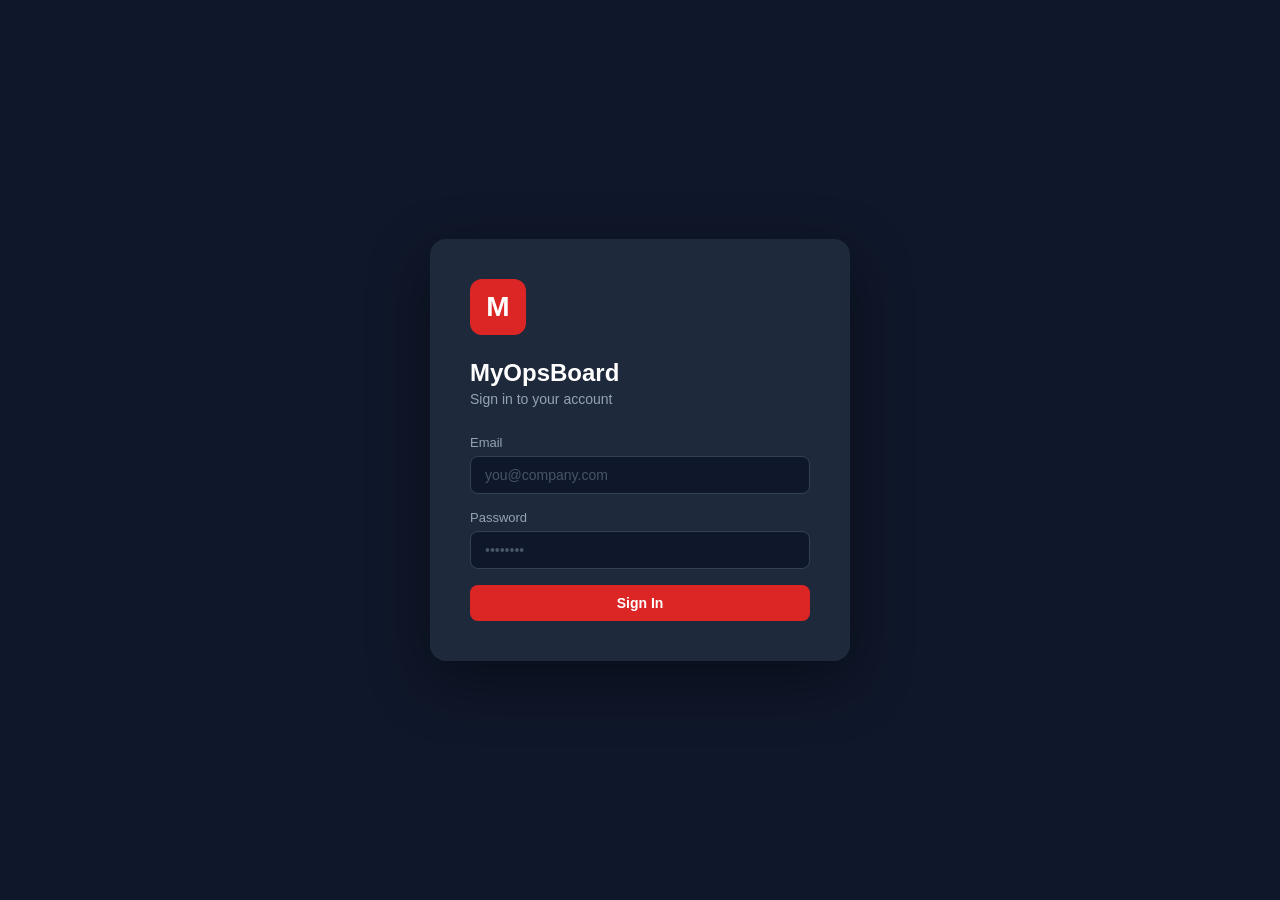
<file: wwwroot/index.html>
<!DOCTYPE html>
<html lang="en">
<head>
    <meta charset="UTF-8">
    <meta name="viewport" content="width=device-width, initial-scale=1.0">
    <title>MyOpsBoard</title>
    <link rel="stylesheet" href="styles.css">
</head>
<body>

    <!-- LOGIN SCREEN -->
    <div id="loginScreen" class="auth-screen">
        <div class="auth-card">
            <div class="auth-logo">M</div>
            <h1>MyOpsBoard</h1>
            <p class="auth-subtitle">Sign in to your account</p>
            <div id="loginError" class="auth-error hidden"></div>
            <div class="form-group"><label>Email</label><input type="email" id="loginEmail" placeholder="you@company.com" /></div>
            <div class="form-group"><label>Password</label><input type="password" id="loginPassword" placeholder="••••••••" onkeydown="if(event.key==='Enter') doLogin()" /></div>
            <button class="btn-primary btn-full" onclick="doLogin()">Sign In</button>
        </div>
    </div>

    <!-- SETUP WIZARD -->
    <div id="setupScreen" class="auth-screen hidden">
        <div class="auth-card setup-card">
            <div class="auth-logo">M</div>
            <h1>Welcome to MyOpsBoard</h1>
            <p class="auth-subtitle">Let's get your account set up</p>
            <div id="setupError" class="auth-error hidden"></div>
            <div id="setupStep1">
                <h3 class="step-title">Step 1: Your Company & Account</h3>
                <div class="form-group"><label>Company Name</label><input type="text" id="setupCompanyName" placeholder="Your Company Name" /></div>
                <div class="form-group"><label>Your Name</label><input type="text" id="setupFullName" placeholder="John Smith" /></div>
                <div class="form-group"><label>Email</label><input type="email" id="setupEmail" placeholder="you@company.com" /></div>
                <div class="form-group"><label>Password</label><input type="password" id="setupPassword" placeholder="At least 8 characters" /></div>
                <button class="btn-primary btn-full" onclick="goToSetupStep2()">Next: ServiceTitan Setup →</button>
            </div>
            <div id="setupStep2" class="hidden">
                <h3 class="step-title">Step 2: Connect ServiceTitan</h3>
                <p class="step-desc">Enter your ServiceTitan API credentials.</p>
                <div class="form-group"><label>Tenant ID</label><input type="text" id="setupTenantId" placeholder="e.g. 4146821403" /></div>
                <div class="form-group"><label>Client ID</label><input type="text" id="setupClientId" placeholder="e.g. cid.xxxx" /></div>
                <div class="form-group"><label>Client Secret</label><input type="password" id="setupClientSecret" placeholder="e.g. cs3.xxxx" /></div>
                <div class="form-group"><label>Application Key</label><input type="text" id="setupAppKey" placeholder="e.g. ak1.xxxx" /></div>
                <div class="setup-buttons">
                    <button class="btn-secondary" onclick="goToSetupStep1()">← Back</button>
                    <button class="btn-primary" onclick="completeSetup()">Complete Setup</button>
                </div>
                <p class="skip-link" onclick="skipServiceTitan()">Skip for now — I'll add this later</p>
            </div>
        </div>
    </div>

    <!-- MAIN APP -->
    <div id="mainApp" class="hidden">

        <!-- Mobile hamburger -->
        <div class="mobile-header">
            <button class="hamburger" onclick="toggleSidebar()">☰</button>
            <span>MyOpsBoard</span>
        </div>
        <div class="sidebar-overlay" onclick="toggleSidebar()"></div>

        <div class="layout">
            <div class="sidebar">
                <div class="sidebar-brand">
                    <div class="brand-icon">M</div>
                    <span id="sidebarCompanyName">MOB</span>
                </div>

                <nav class="sidebar-nav">
                    <a href="#" class="nav-link active" onclick="showView('dashboardPage', this)"><span class="nav-icon">◉</span> Dashboard</a>
                    <a href="#" class="nav-link" onclick="showView('boardView', this)"><span class="nav-icon">▦</span> WO Board<span class="nav-badge" id="navBadgeWo" style="display:none;"></span></a>
                    <a href="#" class="nav-link" onclick="showView('todoView', this)"><span class="nav-icon">☑</span> To-Do</a>
                    <a href="#" class="nav-link" onclick="showView('customersView', this)"><span class="nav-icon">◎</span> Customers</a>
                    <a href="#" class="nav-link" onclick="showView('subsView', this)"><span class="nav-icon">◆</span> Subcontractors</a>
                    <a href="#" class="nav-link" onclick="showView('equipmentView', this)"><span class="nav-icon">▣</span> Equipment</a>
                    <a href="#" class="nav-link" onclick="showView('warrantyView', this)"><span class="nav-icon">⛨</span> Warranty</a>
                    <a href="#" class="nav-link" onclick="showView('pmView', this)"><span class="nav-icon">⏱</span> PM Tracker<span class="nav-badge nav-badge-amber" id="navBadgePm" style="display:none;"></span></a>
                    <a href="#" class="nav-link" onclick="showView('estimatesView', this)"><span class="nav-icon">📋</span> Estimates</a>
                    <a href="#" class="nav-link" onclick="showView('alertsView', this)"><span class="nav-icon">🔔</span> AR Alerts<span class="nav-badge nav-badge-red" id="navBadgeAlerts" style="display:none;"></span></a>
                    <a href="#" class="nav-link" onclick="showView('apView', this)"><span class="nav-icon">◈</span> AP</a>
                    <a href="#" class="nav-link" onclick="showView('pricingView', this)"><span class="nav-icon">$</span> Pricing</a>
                    <a href="#" class="nav-link" onclick="showView('adminView', this)"><span class="nav-icon">⚙</span> Settings</a>
                </nav>

                <!-- Theme dots -->
                <div class="sidebar-theme">
                    <div class="theme-dot" data-theme="red" style="background:#dc2626;" title="Red"></div>
                    <div class="theme-dot" data-theme="blue" style="background:#2563eb;" title="Blue"></div>
                    <div class="theme-dot" data-theme="green" style="background:#16a34a;" title="Green"></div>
                    <div class="theme-dot" data-theme="purple" style="background:#9333ea;" title="Purple"></div>
                    <div class="theme-dot" data-theme="orange" style="background:#ea580c;" title="Orange"></div>
                    <div class="theme-dot" data-theme="teal" style="background:#0d9488;" title="Teal"></div>
                    <div class="theme-dot" data-theme="pink" style="background:#db2777;" title="Pink"></div>
                    <div class="theme-dot" data-theme="amber" style="background:#d97706;" title="Amber"></div>
                </div>

                <div class="sidebar-footer">
                    <div class="user-info"><span id="sidebarUserName">User</span></div>
                    <button class="btn-logout" onclick="doLogout()">Sign Out</button>
                </div>
            </div>

            <div class="content">

                <!-- Global Search -->
                <div class="global-search-wrap">
                    <div class="global-search-box">
                        <span class="search-icon">⌕</span>
                        <input type="text" id="globalSearchInput" placeholder="Search customers, jobs, equipment, vendors..." autocomplete="off" oninput="onGlobalSearch()" onkeydown="onSearchKeydown(event)" onfocus="onSearchFocus()" />
                        <span id="searchShortcut" class="search-shortcut">Ctrl+K</span>
                    </div>
                    <div id="searchResults" class="search-results hidden"></div>
                </div>

                <!-- ═══════════════════════════════════════════════════ -->
                <!-- DASHBOARD                                         -->
                <!-- ═══════════════════════════════════════════════════ -->
                <div id="dashboardPage">
                    <div class="page-header">
                        <h1>Dashboard</h1>
                        <button id="hardRefreshBtn" class="btn-refresh" onclick="hardRefresh()">↻ Sync Data</button>
                    </div>

                    <!-- KPI Strip (5 cards: AR, AP, Net Position, Month Revenue, Forecasted) -->
                    <div class="kpi-strip kpi-strip-5">
                        <div class="kpi-card kpi-blue">
                            <div class="kpi-label">Total AR</div>
                            <div class="kpi-value" id="totalAR">$0</div>
                            <div class="kpi-sub" id="kpiArSub">—</div>
                        </div>
                        <div class="kpi-card kpi-slate">
                            <div class="kpi-label">Total AP</div>
                            <div class="kpi-value" id="totalAP">$0</div>
                            <div class="kpi-sub" id="kpiApSub">—</div>
                        </div>
                        <div class="kpi-card kpi-green">
                            <div class="kpi-label">Net Position</div>
                            <div class="kpi-value" id="netPosition">$0</div>
                            <div class="kpi-sub" id="kpiNetSub">—</div>
                        </div>
                        <div class="kpi-card kpi-teal">
                            <div class="kpi-label">Month Revenue</div>
                            <div class="kpi-value" id="kpiMonthRevenue">$0</div>
                            <div class="kpi-sub" id="kpiRevSub">—</div>
                        </div>
                        <div class="kpi-card kpi-indigo">
                            <div class="kpi-label">Forecasted Revenue</div>
                            <div class="kpi-value" id="kpiForecast">$0</div>
                            <div class="kpi-forecast-bar-wrap">
                                <div class="kpi-forecast-bar" id="kpiForecastBar"></div>
                            </div>
                            <div class="kpi-sub" id="kpiForecastSub">—</div>
                        </div>
                    </div>

                    <!-- Schedule Panel (full-width, tabbed) -->
                    <div class="panel dash-panel" id="panel-schedule" style="margin-bottom:16px;">
                        <div class="dash-panel-header">
                            <div class="sched-tabs">
                                <button class="sched-tab active" id="schedTabToday" onclick="switchSchedTab('today')">Today <span class="sched-tab-count" id="schedTabTodayCount">0</span></button>
                                <button class="sched-tab" id="schedTabTomorrow" onclick="switchSchedTab('tomorrow')">Tomorrow <span class="sched-tab-count" id="schedTabTomorrowCount">0</span></button>
                                <button class="sched-tab" id="schedTabDayAfter" onclick="switchSchedTab('dayafter')">— <span class="sched-tab-count" id="schedTabDayAfterCount">0</span></button>
                            </div>
                        </div>
                        <div id="schedBody">
                            <table class="data-table">
                                <thead><tr><th>Technician</th><th>Job #</th><th>Customer</th><th>Service Location</th><th>Time</th></tr></thead>
                                <tbody id="schedTableBody"></tbody>
                            </table>
                        </div>
                    </div>

                    <!-- Ops KPI row: Open WOs / Need to Schedule / Overdue PMs -->
                    <div class="ops-kpi-row" style="margin-bottom:16px;">
                        <div class="kpi-card kpi-red kpi-clickable" onclick="openOpsDrilldown(0)" title="Click to see all open WOs">
                            <div class="kpi-label">Open WOs</div>
                            <div class="kpi-value" id="kpiOpenWo">0</div>
                            <div class="kpi-sub" id="kpiWoSub">—</div>
                        </div>
                        <div class="kpi-card kpi-amber kpi-clickable" onclick="openOpsDrilldown(1)" title="Click to see unscheduled jobs">
                            <div class="kpi-label">Need to Schedule</div>
                            <div class="kpi-value" id="kpiNeedSchedule">0</div>
                            <div class="kpi-sub" id="kpiSchedSub">unbooked jobs</div>
                        </div>
                        <div class="kpi-card kpi-purple kpi-clickable" onclick="openOpsDrilldown(2)" title="Click to see overdue PM customers">
                            <div class="kpi-label">Overdue PMs</div>
                            <div class="kpi-value" id="kpiOverduePm">0</div>
                            <div class="kpi-sub" id="kpiPmSub">180+ days</div>
                        </div>

                    </div>

                    <!-- Main 3-col grid -->
                    <div class="dash-main-grid">

                        <!-- Active Work Orders -->
                        <div class="panel dash-panel">
                            <div class="dash-panel-header" style="cursor:pointer;" onclick="togglePanel('woPanel', 'woChevron')">
                                <h2>Active Work Orders <span class="panel-count" id="woCount">0</span></h2>
                                <div style="display:flex;gap:8px;align-items:center;">
                                    <select id="woStatusFilter" class="dash-select" onchange="filterWoTable()" onclick="event.stopPropagation()">
                                        <option value="">All Statuses</option>
                                        <option value="inprogress">InProgress</option>
                                        <option value="scheduled">Scheduled</option>
                                        <option value="hold">Hold</option>
                                    </select>
                                    <a class="dash-link" onclick="event.stopPropagation();showView('boardView', document.querySelector('.nav-link[onclick*=boardView]'))">Board →</a>
                                    <span class="panel-chevron" id="woChevron">▾</span>
                                </div>
                            </div>
                            <div id="woPanel">
                            <table class="data-table" id="dashWoTable">
                                <thead><tr><th>Customer</th><th class="text-right">WOs</th><th class="text-right">Amount</th><th class="text-right">Oldest</th></tr></thead>
                                <tbody id="openWoBody"></tbody>
                            </table>
                            </div>
                        </div>

                        <!-- CENTER: AR Aging + AP -->
                        <div style="display:flex;flex-direction:column;gap:16px;">

                            <!-- AR Aging Panel -->
                            <div class="panel dash-panel">
                                <div class="dash-panel-header" style="cursor:pointer;" onclick="togglePanel('arPanel', 'arChevron')">
                                    <h2>AR Aging</h2>
                                    <div style="display:flex;gap:12px;align-items:center;">
                                        <span id="arAlertBadge" style="display:none; background:#ef4444; color:white; font-size:11px; font-weight:700; padding:2px 8px; border-radius:10px; cursor:pointer;" onclick="event.stopPropagation(); showView('alertsView', document.querySelector('.nav-link[onclick*=alertsView]'))"></span>
                                        <span class="panel-total-label" id="arAgingTotal">$0 outstanding</span>
                                        <span class="panel-chevron" id="arChevron">▾</span>
                                    </div>
                                </div>
                                <div class="ar-aging-bars" id="arAgingBars">
                                    <div class="aging-row"><span class="aging-label">0–30d</span><div class="aging-track"><div class="aging-fill aging-green" id="agingBar0" style="width:0%"></div></div><span class="aging-amount" id="agingAmt0">$0</span></div>
                                    <div class="aging-row"><span class="aging-label">31–60d</span><div class="aging-track"><div class="aging-fill aging-amber" id="agingBar1" style="width:0%"></div></div><span class="aging-amount" id="agingAmt1">$0</span></div>
                                    <div class="aging-row"><span class="aging-label">61–90d</span><div class="aging-track"><div class="aging-fill aging-orange" id="agingBar2" style="width:0%"></div></div><span class="aging-amount" id="agingAmt2">$0</span></div>
                                    <div class="aging-row"><span class="aging-label">90+d</span><div class="aging-track"><div class="aging-fill aging-red" id="agingBar3" style="width:0%"></div></div><span class="aging-amount aging-red-text" id="agingAmt3">$0</span></div>
                                </div>
                                <div id="arPanel">
                                <table class="data-table" id="dashArTable">
                                    <thead><tr><th>Customer</th><th class="text-right">Amount Owed</th></tr></thead>
                                    <tbody id="arTableBody"></tbody>
                                </table>
                                </div>
                            </div>

                            <!-- AP Panel -->
                            <div class="panel dash-panel">
                                <div class="dash-panel-header" style="cursor:pointer;" onclick="togglePanel('apPanel', 'apChevron')">
                                    <h2>Accounts Payable</h2>
                                    <div style="display:flex;gap:12px;align-items:center;">
                                        <a class="dash-link" onclick="event.stopPropagation();showView('apView', document.querySelector('.nav-link[onclick*=apView]'))">View All →</a>
                                        <span class="panel-chevron" id="apChevron">▾</span>
                                    </div>
                                </div>
                                <div id="apPanel">
                                <table class="data-table" id="dashApTable">
                                    <thead><tr><th>Vendor</th><th class="text-right">Total Owed</th><th>Next Due</th></tr></thead>
                                    <tbody id="apTableBody2"></tbody>
                                </table>
                                </div>
                            </div>
                        </div>

                        <!-- RIGHT: WO Board Status + Overdue PMs -->
                        <div style="display:flex;flex-direction:column;gap:16px;">

                            <!-- WO Board Column Status -->
                            <div class="panel dash-panel">
                                <div class="dash-panel-header">
                                    <h2>WO Board Status</h2>
                                    <a class="dash-link" onclick="showView('boardView', document.querySelector('.nav-link[onclick*=boardView]'))">Open →</a>
                                </div>
                                <div class="board-col-list" id="boardColList"></div>
                            </div>

                            <!-- Overdue PMs -->
                            <div class="panel dash-panel">
                                <div class="dash-panel-header">
                                    <h2>Overdue PMs <span class="panel-count" id="pmCount">0</span></h2>
                                    <a class="dash-link" onclick="showView('pmView', document.querySelector('.nav-link[onclick*=pmView]'))">PM Tracker →</a>
                                </div>
                                <div class="pm-alert-list" id="pmAlertList"></div>
                            </div>

                        </div>
                    </div>
                </div>

                <!-- ═══════════════════════════════════════════════════ -->
                <!-- WO BOARD (Kanban)                                 -->
                <!-- ═══════════════════════════════════════════════════ -->
                <div id="boardView" style="display:none;">
                    <div class="page-header">
                        <h1>Work Order Board</h1>
                        <div>
                            <button class="btn-secondary" onclick="showAddCardForm()">+ Add Work Order</button>
                            <button class="btn-secondary" onclick="showAddColumnForm()">+ Add Column</button>
                        </div>
                    </div>

                    <!-- Add Card Form (hidden by default) -->
                    <div id="addCardForm" class="card hidden" style="background:#1e293b; margin-bottom:15px;">
                        <h3 style="margin-bottom:10px;">Add Card</h3>
                        <div style="display:flex; gap:10px; flex-wrap:wrap; align-items:flex-end;">
                            <div class="form-group" style="flex:1; min-width:120px; margin-bottom:0;"><label>Job #</label><input type="text" id="boardJobNumber" placeholder="Job number" /></div>
                            <div class="form-group" style="flex:1; min-width:140px; margin-bottom:0;"><label>Column</label><select id="boardColumnSelect"></select></div>
                            <div class="form-group" style="flex:2; min-width:200px; margin-bottom:0;"><label>Note (optional)</label><input type="text" id="boardInitialNote" placeholder="Initial note..." /></div>
                            <button class="btn-primary" style="height:40px;" onclick="addBoardCard()">Add</button>
                        </div>
                    </div>

                    <!-- Add Column Form (hidden by default) -->
                    <div id="addColumnForm" class="card hidden" style="background:#1e293b; margin-bottom:16px;">
    <h3 style="margin-bottom:10px; color:#e2e8f0; font-size:15px; font-weight:600;">Add New Column</h3>
    <div style="display:flex; gap:10px; align-items:flex-end; flex-wrap:wrap;">
        <div class="form-group" style="flex:1; min-width:200px; margin-bottom:0;"><label>Column Name</label><input type="text" id="boardNewColName" placeholder="e.g. Custom Status" /></div>
        <div class="form-group" style="margin-bottom:0;"><label>Color</label><input type="color" id="boardNewColColor" value="#334155" style="height:40px; width:60px; padding:2px;" /></div>
        <div class="form-group" style="min-width:220px; margin-bottom:0;">
            <label>Tie to Hold Reason (optional)</label>
            <select id="boardNewColHoldReason">
                <option value="">None — custom column</option>
            </select>
        </div>
        <button class="btn-primary" style="height:40px;" onclick="addBoardColumn()">Add</button>
        <button class="btn-secondary" style="height:40px;" onclick="hideAddColumnForm()">Cancel</button>
    </div>
</div>

                    <div id="kanbanBoard" class="kanban-board"></div>
                </div>

                <!-- ═══════════════════════════════════════════════════ -->
                <!-- TO-DO LIST                                        -->
                <!-- ═══════════════════════════════════════════════════ -->
                <div id="todoView" style="display:none;">
                    <div class="page-header"><h1>To-Do List</h1></div>
                    <div class="card" style="background:#1e293b; margin-bottom:20px;">
                        <div style="display:flex; gap:10px; flex-wrap:wrap; align-items:flex-end;">
                            <div class="form-group" style="flex:1; min-width:200px; margin-bottom:0;"><label>Title</label><input type="text" id="todoTitle" placeholder="Task title" /></div>
                            <div class="form-group" style="flex:2; min-width:250px; margin-bottom:0;"><label>Description</label><input type="text" id="todoDesc" placeholder="Optional description" /></div>
                            <button class="btn-primary" style="height:40px;" onclick="addTodo()">Add</button>
                        </div>
                    </div>
                    <div id="todoList" class="todo-list"></div>
                </div>

                <!-- ═══════════════════════════════════════════════════ -->
                <!-- CUSTOMERS                                         -->
                <!-- ═══════════════════════════════════════════════════ -->
                <div id="customersView" style="display:none;">
                    <div class="page-header"><h1>Customers</h1></div>
                    <div class="tabs">
                        <button class="tab active" onclick="setCustomerTab('all')">All</button>
                        <button class="tab" onclick="setCustomerTab('balance')">With Balance</button>
                        <button class="tab" onclick="setCustomerTab('overdue')">Overdue</button>
                    </div>
                    <table class="data-table" id="custTable"><thead><tr><th>Customer</th><th>Total</th><th>0-30</th><th>31-60</th><th>61-90</th><th>90+</th></tr></thead><tbody id="custBody"></tbody></table>
                </div>

                <!-- ═══════════════════════════════════════════════════ -->
                <!-- SUBCONTRACTORS                                    -->
                <!-- ═══════════════════════════════════════════════════ -->
                <div id="subsView" style="display:none;">
                    <div class="page-header"><h1>Subcontractors</h1></div>
                    <div class="card" style="background:#1e293b; margin-bottom:20px;">
                        <h3 style="margin-bottom:10px;">Add Subcontractor</h3>
                        <div style="display:flex; gap:10px; flex-wrap:wrap; align-items:flex-end;">
                            <div class="form-group" style="flex:1; min-width:150px; margin-bottom:0;"><label>Name</label><input type="text" id="subName" placeholder="John Doe" /></div>
                            <div class="form-group" style="flex:1; min-width:150px; margin-bottom:0;"><label>Company</label><input type="text" id="subCompany" placeholder="ABC Plumbing" /></div>
                            <div class="form-group" style="flex:1; min-width:120px; margin-bottom:0;"><label>Trade</label><input type="text" id="subTrade" placeholder="Plumbing" /></div>
                            <button class="btn-primary" style="height:40px;" onclick="addSubcontractor()">Add</button>
                        </div>
                    </div>
                    <div class="panel"><table class="data-table" id="subsTable"><thead><tr><th>Name</th><th>Company</th><th>Trade</th><th>Total Hours</th><th>Total Cost</th><th>Actions</th></tr></thead><tbody id="subsBody"></tbody></table></div>
                    <div id="subDetail" class="panel" style="display:none; margin-top:20px;">
                        <h2 id="subDetailTitle"></h2>
                        <h3 style="margin-top:15px; margin-bottom:10px; font-size:14px; color:#94a3b8;">Log Hours</h3>
                        <div style="display:flex; gap:10px; flex-wrap:wrap; align-items:flex-end;">
                            <div class="form-group" style="flex:1; min-width:120px; margin-bottom:0;"><label>Work Order</label><select id="subEntryWorkOrder"></select></div>
                            <div class="form-group" style="min-width:80px; margin-bottom:0;"><label>Hours</label><input type="number" id="subEntryHours" step="0.5" placeholder="8" /></div>
                            <div class="form-group" style="min-width:80px; margin-bottom:0;"><label>Rate ($/hr)</label><input type="number" id="subEntryRate" step="0.01" placeholder="45" /></div>
                            <div class="form-group" style="min-width:120px; margin-bottom:0;"><label>Date</label><input type="date" id="subEntryDate" /></div>
                            <div class="form-group" style="flex:1; min-width:120px; margin-bottom:0;"><label>Notes</label><input type="text" id="subEntryNotes" placeholder="Optional" /></div>
                            <button class="btn-primary" style="height:40px;" onclick="logSubHours()">Log</button>
                        </div>
                        <table class="data-table" id="subEntriesTable" style="margin-top:15px;"><thead><tr><th>Date</th><th>Job</th><th>Customer</th><th>Hours</th><th>Rate</th><th>Cost</th><th>Notes</th><th></th></tr></thead><tbody id="subEntriesBody"></tbody></table>
                    </div>
                </div>

                <!-- ═══════════════════════════════════════════════════ -->
                <!-- EQUIPMENT                                         -->
                <!-- ═══════════════════════════════════════════════════ -->
                <div id="equipmentView" style="display:none;">
                    <div class="page-header"><h1>Equipment</h1></div>
                    <div class="card" style="background:#1e293b; margin-bottom:20px;">
                        <h3 style="margin-bottom:10px;">Add Equipment</h3>
                        <div style="display:flex; gap:10px; flex-wrap:wrap; align-items:flex-end;">
                            <div class="form-group" style="flex:1; min-width:120px; margin-bottom:0;"><label>Customer</label><select id="equipCustomerSelect"></select></div>
                            <div class="form-group" style="min-width:100px; margin-bottom:0;"><label>Type</label><input type="text" id="equipType" placeholder="AC Unit" /></div>
                            <div class="form-group" style="min-width:100px; margin-bottom:0;"><label>Brand</label><input type="text" id="equipBrand" placeholder="Carrier" /></div>
                            <div class="form-group" style="min-width:100px; margin-bottom:0;"><label>Model #</label><input type="text" id="equipModel" /></div>
                            <div class="form-group" style="min-width:100px; margin-bottom:0;"><label>Serial #</label><input type="text" id="equipSerial" /></div>
                            <div class="form-group" style="min-width:110px; margin-bottom:0;"><label>Install Date</label><input type="date" id="equipInstallDate" /></div>
                            <div class="form-group" style="min-width:110px; margin-bottom:0;"><label>Warranty Exp</label><input type="date" id="equipWarrantyExp" /></div>
                            <button class="btn-primary" style="height:40px;" onclick="addEquipment()">Add</button>
                        </div>
                    </div>
                    <div class="panel"><table class="data-table" id="equipTable"><thead><tr><th>Type</th><th>Brand</th><th>Model</th><th>Serial</th><th>Customer</th><th>Installed</th><th>Warranty</th><th>Registered</th><th>Actions</th></tr></thead><tbody id="equipBody"></tbody></table></div>
                </div>

                <!-- ═══════════════════════════════════════════════════ -->
                <!-- WARRANTY CLAIMS                                   -->
                <!-- ═══════════════════════════════════════════════════ -->
                <div id="warrantyView" style="display:none;">
                    <div class="page-header"><h1>Warranty Claims</h1></div>

                    <!-- New Claim Form -->
                    <div id="newClaimForm" class="card" style="background:#1e293b; margin-bottom:20px;">
                        <h3 style="margin-bottom:10px;">New Warranty Claim</h3>
                        <div style="display:flex; gap:10px; flex-wrap:wrap; align-items:flex-end;">
                            <div class="form-group" style="flex:1; min-width:120px; margin-bottom:0;"><label>Customer</label><input type="text" id="wcCustomer" placeholder="Customer name" /></div>
                            <div class="form-group" style="min-width:100px; margin-bottom:0;"><label>Job #</label><input type="text" id="wcJobNumber" placeholder="Job #" /></div>
                            <div class="form-group" style="min-width:120px; margin-bottom:0;"><label>Part Name</label><input type="text" id="wcPartName" placeholder="Part name" /></div>
                            <div class="form-group" style="min-width:100px; margin-bottom:0;"><label>Part Model</label><input type="text" id="wcPartModel" placeholder="Part model" /></div>
                            <div class="form-group" style="min-width:100px; margin-bottom:0;"><label>Unit Model</label><input type="text" id="wcUnitModel" placeholder="Unit model" /></div>
                            <div class="form-group" style="min-width:100px; margin-bottom:0;"><label>Unit Serial</label><input type="text" id="wcUnitSerial" placeholder="Unit serial" /></div>
                            <div class="form-group" style="min-width:120px; margin-bottom:0;"><label>Manufacturer</label><input type="text" id="wcManufacturer" placeholder="Manufacturer" /></div>
                            <div class="form-group" style="min-width:120px; margin-bottom:0;"><label>Supplier</label><input type="text" id="wcSupplier" placeholder="Supplier" /></div>
                            <div class="form-group" style="min-width:120px; margin-bottom:0;">
                                <label>Type</label>
                                <select id="wcClaimType"><option value="Parts">Parts</option><option value="Labor">Labor</option><option value="Parts & Labor">Parts & Labor</option></select>
                            </div>
                            <div class="form-group" style="flex:2; min-width:200px; margin-bottom:0;"><label>Initial Note</label><input type="text" id="wcNote" placeholder="Description of issue..." /></div>
                            <button class="btn-primary" style="height:40px;" onclick="createWarrantyClaim()">Submit Claim</button>
                        </div>
                    </div>

                    <div style="margin-bottom:10px;"><label><input type="checkbox" id="warrantyShowClosed" onchange="loadWarrantyClaims()" /> Show closed claims</label></div>
                    <div id="warrantyTableWrap"></div>
                </div>

                <!-- ═══════════════════════════════════════════════════ -->
                <!-- PM TRACKER                                        -->
                <!-- ═══════════════════════════════════════════════════ -->
                <div id="pmView" style="display:none;">
                    <div class="page-header"><h1>PM Tracker</h1></div>
                    <div class="panel"><table class="data-table" id="pmTable"><thead><tr><th>Customer</th><th>Last PM Date</th><th>Last Job #</th><th>Job Type</th><th>Total PMs</th><th>Days Since</th><th>Status</th></tr></thead><tbody id="pmBody"></tbody></table></div>
                </div>

                <!-- ═══════════════════════════════════════════════════ -->
                <!-- ESTIMATES VIEW                                     -->
                <!-- ═══════════════════════════════════════════════════ -->
                <div id="estimatesView" style="display:none;">
                    <div class="page-header">
                        <h1>Estimates <span class="panel-count" id="estimatesCount">0</span></h1>
                        <button class="btn-refresh" onclick="syncEstimates()">↻ Sync Estimates</button>
                    </div>

                    <!-- Filter tabs -->
                    <div class="est-tabs">
                        <button class="est-tab active" id="estTabPending" onclick="filterEstimates('Pending')">Pending <span class="sched-tab-count" id="estCountPending">0</span></button>
                        <button class="est-tab" id="estTabWon"     onclick="filterEstimates('Won')">Won <span class="sched-tab-count" id="estCountWon">0</span></button>
                        <button class="est-tab" id="estTabLost"    onclick="filterEstimates('Lost')">Lost <span class="sched-tab-count" id="estCountLost">0</span></button>
                        <button class="est-tab" id="estTabAll"     onclick="filterEstimates('All')">All <span class="sched-tab-count" id="estCountAll">0</span></button>
                    </div>

                    <!-- Summary KPIs -->
                    <div class="est-kpi-row">
                        <div class="est-kpi-card">
                            <div class="kpi-label">Open Pipeline</div>
                            <div class="kpi-value" id="estKpiPipeline">$0</div>
                            <div class="kpi-sub" id="estKpiPipelineSub">—</div>
                        </div>
                        <div class="est-kpi-card">
                            <div class="kpi-label">Follow-Up Due Today</div>
                            <div class="kpi-value" id="estKpiDueToday">0</div>
                            <div class="kpi-sub">need a call</div>
                        </div>
                        <div class="est-kpi-card">
                            <div class="kpi-label">Overdue Follow-Ups</div>
                            <div class="kpi-value" id="estKpiOverdue">0</div>
                            <div class="kpi-sub">past follow-up date</div>
                        </div>
                    </div>

                    <!-- Estimates table -->
                    <div class="panel" style="margin-top:0;">
                        <table class="data-table" id="estimatesTable">
                            <thead>
                                <tr>
                                    <th>Job #</th>
                                    <th>Customer</th>
                                    <th>Estimate</th>
                                    <th class="text-right">Total</th>
                                    <th>Created</th>
                                    <th>Follow-Up Date</th>
                                    <th>Assigned To</th>
                                    <th>Outcome</th>
                                    <th></th>
                                </tr>
                            </thead>
                            <tbody id="estimatesBody"></tbody>
                        </table>
                    </div>
                </div>

                <!-- Estimate Follow-Up Drawer -->
                <div class="modal hidden" id="estimateDrawer">
                    <div class="modal-content" style="max-width:580px;">
                        <div class="modal-header">
                            <div>
                                <h2 id="drawerEstTitle">Estimate</h2>
                                <div style="font-size:12px; color:#94a3b8; margin-top:2px;" id="drawerEstMeta"></div>
                            </div>
                            <button class="modal-close" onclick="closeEstimateDrawer()">✕</button>
                        </div>
                        <div class="modal-body">
                            <!-- Follow-up fields -->
                            <div style="display:grid; grid-template-columns:1fr 1fr; gap:12px; margin-bottom:16px;">
                                <div class="form-group" style="margin:0;">
                                    <label>Follow-Up Date</label>
                                    <input type="date" id="drawerFollowUpDate" />
                                </div>
                                <div class="form-group" style="margin:0;">
                                    <label>Assigned To</label>
                                    <input type="text" id="drawerAssignedTo" placeholder="Name" />
                                </div>
                            </div>
                            <div class="form-group" style="margin-bottom:16px;">
                                <label>Outcome</label>
                                <select id="drawerOutcome">
                                    <option value="Pending">Pending</option>
                                    <option value="Won">Won ✓</option>
                                    <option value="Lost">Lost ✗</option>
                                </select>
                            </div>
                            <button class="btn-primary" style="width:100%; margin-bottom:20px;" onclick="saveFollowUp()">Save Follow-Up</button>

                            <hr style="border:none; border-top:1px solid #334155; margin-bottom:16px;" />

                            <!-- Call log -->
                            <h3 style="font-size:13px; font-weight:700; color:#e2e8f0; margin-bottom:12px;">Call Log</h3>
                            <div id="drawerNotesList" style="margin-bottom:12px;"></div>
                            <div style="display:flex; gap:8px;">
                                <input type="text" id="drawerNoteText" placeholder="Log a call attempt..." style="flex:1;" />
                                <button class="btn-secondary" onclick="addEstimateNote()">Add</button>
                            </div>
                        </div>
                    </div>
                </div>
                <div id="alertsView" style="display:none;">
                    <div class="page-header">
                        <h1>AR Alerts <span class="panel-count" id="alertsCount">0</span></h1>
                    </div>

                    <!-- Active Alerts -->
                    <div id="alertsActiveSection">
                        <div style="display:flex; align-items:center; gap:12px; margin-bottom:12px;">
                            <h2 style="font-size:15px; color:#e2e8f0; margin:0;">Active Alerts</h2>
                            <span style="font-size:12px; color:#64748b;">Customers breaching your configured thresholds</span>
                        </div>
                        <div id="alertsActiveList" class="panel" style="padding:0; overflow:hidden;"></div>
                    </div>

                    <!-- Dismissed Alerts -->
                    <div style="margin-top:24px;">
                        <div style="display:flex; align-items:center; gap:12px; margin-bottom:12px;">
                            <h2 style="font-size:15px; color:#64748b; margin:0;">Dismissed</h2>
                            <span style="font-size:12px; color:#475569;">Will re-trigger if thresholds are still breached after un-dismissing</span>
                        </div>
                        <div id="alertsDismissedList" class="panel" style="padding:0; overflow:hidden;"></div>
                    </div>
                </div>

                <div id="apView" style="display:none;">
                    <div class="page-header"><h1>Accounts Payable</h1></div>
                    <div class="card" style="background:#1e293b;">
                        <h3>Add Bill</h3>
                        <div style="display:flex; gap:10px; align-items:center;"><select id="vendorSelect"></select><button class="btn-secondary" onclick="toggleNewVendor()">+ New Vendor</button></div>
                        <div id="newVendorSection" style="display:none; margin-top:10px;"><input type="text" id="newVendorName" placeholder="Vendor Name" /><button class="btn-secondary" onclick="addVendor()">Save Vendor</button></div>
                        <div style="display:flex; gap:10px; margin-top:15px; align-items:center;">
                            <input type="number" id="billAmount" placeholder="Amount" /><input type="number" id="billTotalAmount" placeholder="Total Invoice Amount" /><input type="date" id="billDueDate" /><button class="btn-primary" onclick="addBill()">Add Bill</button>
                        </div>
                    </div>
                    <div class="panel" style="margin-top:20px;">
                        <h3>Vendors Owed</h3>
                        <table class="data-table" id="apMainTable"><thead><tr><th>Vendor</th><th>Total Invoices</th><th>Amount Due Now</th><th>Next Due</th></tr></thead><tbody id="apBody"></tbody></table>
                        <div id="vendorDetail" style="display:none; margin-top:20px;">
                            <h3 id="vendorDetailTitle"></h3>
                            <table class="data-table" id="vendorBillsTable"><thead><tr><th>Owed Now</th><th>Total Invoice</th><th>Due Date</th><th>Actions</th></tr></thead><tbody id="vendorBillsBody"></tbody></table>
                        </div>
                    </div>
                </div>

                <!-- ═══════════════════════════════════════════════════ -->
                <!-- PRICING CALCULATOR                                -->
                <!-- ═══════════════════════════════════════════════════ -->
                <div id="pricingView" style="display:none;">
                    <div class="page-header"><h1>Pricing Calculator</h1><p class="page-sub">Enter your cost to see auto-tiered and custom pricing side by side.</p></div>

                    <!-- Cost Input -->
                    <div class="pricing-cost-bar">
                        <div class="pricing-cost-field">
                            <label class="pricing-cost-label">Item Cost ($)</label>
                            <input type="number" id="pricingCost" class="pricing-cost-input" step="0.01" placeholder="0.00" oninput="calculateAllPricing()" />
                        </div>
                        <label class="pricing-cc-label">
                            <input type="checkbox" id="ccToggle" onchange="calculateAllPricing()" />
                            Include 2.5% CC Surcharge
                        </label>
                    </div>

                    <!-- Two panels -->
                    <div class="pricing-grid">

                        <!-- AUTO-TIERED -->
                        <div class="pricing-panel">
                            <div class="pricing-panel-header">
                                <div class="pricing-panel-title">Auto-Tiered Markup</div>
                                <div class="pricing-panel-sub">Based on your standard markup tiers</div>
                            </div>
                            <div class="pricing-rows">
                                <div class="pricing-row"><span>Cost</span><span id="atCost">—</span></div>
                                <div class="pricing-row"><span>Multiplier</span><span id="atMultiplier">—</span></div>
                                <div class="pricing-row"><span>Markup %</span><span id="atMarkupPct">—</span></div>
                                <div class="pricing-row"><span>Base Price</span><span id="atBase">—</span></div>
                                <div class="pricing-row"><span>CC Surcharge (2.5%)</span><span id="atCC">—</span></div>
                                <div class="pricing-row pricing-sell-row"><span>Sell Price</span><span id="atSell">—</span></div>
                                <div class="pricing-row"><span>Gross Profit</span><span class="pricing-profit" id="atProfit">—</span></div>
                                <div class="pricing-row"><span>Margin</span><span class="pricing-profit" id="atMargin">—</span></div>
                            </div>
                            <!-- Tiers reference -->
                            <div class="pricing-tiers-ref">
                                <div class="pricing-tiers-title">Markup Tiers Reference</div>
                                <table class="pricing-tiers-table">
                                    <thead><tr><th>Cost Range</th><th>Multiplier</th><th>Markup %</th></tr></thead>
                                    <tbody>
                                        <tr><td>Under $5</td><td>8x</td><td>700%</td></tr>
                                        <tr><td>$5 – $10</td><td>6x</td><td>500%</td></tr>
                                        <tr><td>$10 – $50</td><td>4x</td><td>300%</td></tr>
                                        <tr><td>$50 – $100</td><td>2.5x</td><td>150%</td></tr>
                                        <tr><td>Over $100</td><td>1.75x</td><td>75%</td></tr>
                                    </tbody>
                                </table>
                            </div>
                        </div>

                        <!-- CUSTOM -->
                        <div class="pricing-panel">
                            <div class="pricing-panel-header">
                                <div class="pricing-panel-title">Custom Markup</div>
                                <div class="pricing-panel-sub">Enter a percentage or multiplier</div>
                            </div>
                            <div class="pricing-custom-inputs">
                                <div class="pricing-input-group">
                                    <label>Markup %</label>
                                    <input type="number" id="customMarkupPct" value="75" step="1" oninput="customFromPct()" />
                                </div>
                                <span class="pricing-or">or</span>
                                <div class="pricing-input-group">
                                    <label>Multiplier</label>
                                    <input type="number" id="customMultiplier" value="1.7500" step="0.01" oninput="customFromMult()" />
                                </div>
                            </div>
                            <div class="pricing-presets">
                                <span class="pricing-presets-label">Quick Presets</span>
                                <button class="preset-btn active" onclick="setCustomPreset(1.75, 75)">1.75x / 75%</button>
                                <button class="preset-btn" onclick="setCustomPreset(2, 100)">2x / 100%</button>
                                <button class="preset-btn" onclick="setCustomPreset(2.5, 150)">2.5x / 150%</button>
                                <button class="preset-btn" onclick="setCustomPreset(3, 200)">3x / 200%</button>
                                <button class="preset-btn" onclick="setCustomPreset(4, 300)">4x / 300%</button>
                            </div>
                            <div class="pricing-rows">
                                <div class="pricing-row"><span>Cost</span><span id="cmCost">—</span></div>
                                <div class="pricing-row"><span>Multiplier</span><span id="cmMultiplier">—</span></div>
                                <div class="pricing-row"><span>Markup %</span><span id="cmMarkupPct">—</span></div>
                                <div class="pricing-row"><span>Base Price</span><span id="cmBase">—</span></div>
                                <div class="pricing-row"><span>CC Surcharge (2.5%)</span><span id="cmCC">—</span></div>
                                <div class="pricing-row pricing-sell-row"><span>Sell Price</span><span id="cmSell">—</span></div>
                                <div class="pricing-row"><span>Gross Profit</span><span class="pricing-profit" id="cmProfit">—</span></div>
                                <div class="pricing-row"><span>Margin</span><span class="pricing-profit" id="cmMargin">—</span></div>
                            </div>
                        </div>

                    </div>
                </div>

                <!-- ═══════════════════════════════════════════════════ -->
                <!-- SETTINGS / ADMIN                                  -->
                <!-- ═══════════════════════════════════════════════════ -->
                <div id="adminView" style="display:none;">
                    <div class="page-header"><h1>Settings</h1></div>

                    <div class="settings-section"><h2>Company Information</h2><div class="settings-card"><div class="form-group"><label>Company Name</label><input type="text" id="adminCompanyName" /></div><div class="form-group"><label>Credit Card Fee %</label><input type="number" id="adminCcFee" step="0.1" /></div><button class="btn-primary" onclick="saveCompanySettings()">Save Changes</button></div></div>

                    <div class="settings-section"><h2>ServiceTitan Connection</h2><div class="settings-card"><div id="stConnectionStatus" class="connection-badge">Checking...</div><div class="form-group"><label>Tenant ID</label><input type="text" id="adminStTenantId" /></div><div class="form-group"><label>Client ID</label><input type="text" id="adminStClientId" placeholder="Enter new value to update" /></div><div class="form-group"><label>Client Secret</label><input type="password" id="adminStClientSecret" placeholder="Enter new value to update" /></div><div class="form-group"><label>Application Key</label><input type="text" id="adminStAppKey" placeholder="Enter new value to update" /></div><div style="display:flex; gap:10px;"><button class="btn-primary" onclick="saveServiceTitanSettings()">Save Credentials</button><button class="btn-secondary" onclick="testServiceTitanConnection()">Test Connection</button></div><div id="stTestResult" class="hidden" style="margin-top:15px;"></div></div></div>

                    <div class="settings-section"><h2>Sync Settings</h2><div class="settings-card"><div class="form-group"><label><input type="checkbox" id="adminAutoSync" /> Enable automatic syncing</label></div><div class="form-group"><label>Sync Interval (minutes)</label><input type="number" id="adminSyncInterval" min="15" max="1440" /></div><div id="lastSyncInfo" class="sync-info"></div><button class="btn-primary" onclick="saveSyncSettings()">Save Sync Settings</button></div></div>

                    <div class="settings-section"><h2>Your Account</h2><div class="settings-card"><div class="form-group"><label>Current Password</label><input type="password" id="adminCurrentPw" /></div><div class="form-group"><label>New Password</label><input type="password" id="adminNewPw" placeholder="At least 8 characters" /></div><button class="btn-primary" onclick="changePassword()">Update Password</button></div></div>

                    <div class="settings-section">
                        <h2>AR Alert Thresholds</h2>
                        <div class="settings-card">
                            <p style="color:#94a3b8; font-size:13px; margin:0 0 16px;">Configure which customers trigger an alert on the AR Alerts page and dashboard.</p>
                            <div class="ar-alert-row">
                                <label class="ar-alert-toggle"><input type="checkbox" id="arAlertOnBalance" onchange="toggleArAlertField('arBalanceThreshold', this.checked)" /> <span>Alert when total balance exceeds</span></label>
                                <div class="ar-alert-field" id="arBalanceThreshold" style="display:none;"><span>$</span><input type="number" id="arAlertBalanceAmt" min="0" step="500" value="5000" style="width:100px;" /></div>
                            </div>
                            <div class="ar-alert-row">
                                <label class="ar-alert-toggle"><input type="checkbox" id="arAlertOn30" onchange="toggleArAlertField('ar30Threshold', this.checked)" /> <span>Alert when 31–60 day balance exceeds</span></label>
                                <div class="ar-alert-field" id="ar30Threshold" style="display:none;"><span>$</span><input type="number" id="arAlert30Amt" min="0" step="100" value="0" style="width:100px;" /><span class="ar-alert-hint">(0 = any amount)</span></div>
                            </div>
                            <div class="ar-alert-row">
                                <label class="ar-alert-toggle"><input type="checkbox" id="arAlertOn60" onchange="toggleArAlertField('ar60Threshold', this.checked)" /> <span>Alert when 61–90 day balance exceeds</span></label>
                                <div class="ar-alert-field" id="ar60Threshold" style="display:none;"><span>$</span><input type="number" id="arAlert60Amt" min="0" step="100" value="0" style="width:100px;" /><span class="ar-alert-hint">(0 = any amount)</span></div>
                            </div>
                            <div class="ar-alert-row">
                                <label class="ar-alert-toggle"><input type="checkbox" id="arAlertOn90" onchange="toggleArAlertField('ar90Threshold', this.checked)" /> <span>Alert when 90+ day balance exceeds</span></label>
                                <div class="ar-alert-field" id="ar90Threshold" style="display:none;"><span>$</span><input type="number" id="arAlert90Amt" min="0" step="100" value="0" style="width:100px;" /><span class="ar-alert-hint">(0 = any amount)</span></div>
                            </div>
                            <button class="btn-primary" style="margin-top:16px;" onclick="saveArAlertSettings()">Save Alert Settings</button>
                        </div>
                    </div>

                    <div class="settings-section"><h2>Users</h2><div class="settings-card"><div class="add-user-form"><h3 style="margin-bottom:12px; font-size:15px; color:#e2e8f0;">Add New User</h3><div style="display:flex; gap:10px; flex-wrap:wrap; align-items:flex-end;"><div class="form-group" style="flex:1; min-width:160px; margin-bottom:0;"><label>Full Name</label><input type="text" id="newUserName" placeholder="Jane Smith" /></div><div class="form-group" style="flex:1; min-width:200px; margin-bottom:0;"><label>Email</label><input type="email" id="newUserEmail" placeholder="jane@company.com" /></div><div class="form-group" style="flex:1; min-width:160px; margin-bottom:0;"><label>Password</label><input type="password" id="newUserPassword" placeholder="Min 8 characters" /></div><button class="btn-primary" style="height:40px;" onclick="createUser()">Add User</button></div></div><hr style="border:none; border-top:1px solid #334155; margin:20px 0;" /><table class="data-table" id="usersTable"><thead><tr><th>Name</th><th>Email</th><th>Status</th><th>Last Login</th><th>Actions</th></tr></thead><tbody id="usersBody"></tbody></table></div></div>

                    <!-- Theme Picker -->
                    <div class="settings-section"><h2>Theme</h2><div class="settings-card"><div id="themePicker" style="display:flex; gap:10px; flex-wrap:wrap;">
                        <div class="theme-swatch" data-theme="red" style="background:#dc2626;" title="Red"></div>
                        <div class="theme-swatch" data-theme="blue" style="background:#2563eb;" title="Blue"></div>
                        <div class="theme-swatch" data-theme="green" style="background:#16a34a;" title="Green"></div>
                        <div class="theme-swatch" data-theme="purple" style="background:#9333ea;" title="Purple"></div>
                        <div class="theme-swatch" data-theme="orange" style="background:#ea580c;" title="Orange"></div>
                        <div class="theme-swatch" data-theme="teal" style="background:#0d9488;" title="Teal"></div>
                        <div class="theme-swatch" data-theme="pink" style="background:#db2777;" title="Pink"></div>
                        <div class="theme-swatch" data-theme="amber" style="background:#d97706;" title="Amber"></div>
                    </div></div></div>
                </div>

            </div>
        </div>
    </div>

    <!-- ═══════════════════════════════════════════════════════════ -->
    <!-- MODALS                                                    -->
    <!-- ═══════════════════════════════════════════════════════════ -->

    <!-- Customer Profile Modal -->
    <div class="modal hidden" id="customerModal">
        <div class="modal-content profile-modal-content">
            <!-- Header -->
            <div class="modal-header profile-modal-header">
                <div>
                    <h2 id="profileName"></h2>
                    <div id="profileSubtitle" class="profile-subtitle"></div>
                </div>
                <button class="modal-close" onclick="document.getElementById('customerModal').classList.add('hidden')">✕</button>
            </div>

            <!-- AR Alert Banner -->
            <div id="profileArAlertBanner" class="profile-ar-alert-banner hidden"></div>

            <div class="profile-layout">
                <!-- LEFT SIDEBAR -->
                <div class="profile-sidebar">

                    <!-- KPI stat cards -->
                    <div class="profile-stat-grid">
                        <div class="profile-stat-card profile-stat-ar">
                            <div class="profile-stat-label">Balance Owed</div>
                            <div class="profile-stat-value" id="profileBalance">$0</div>
                        </div>
                        <div class="profile-stat-card">
                            <div class="profile-stat-label">Work Orders</div>
                            <div class="profile-stat-value" id="profileWoCount">0</div>
                        </div>
                        <div class="profile-stat-card">
                            <div class="profile-stat-label">Last PM</div>
                            <div class="profile-stat-value profile-stat-sm" id="profileLastPm">—</div>
                        </div>
                        <div class="profile-stat-card">
                            <div class="profile-stat-label">Open WOs</div>
                            <div class="profile-stat-value" id="profileOpenWo">0</div>
                        </div>
                    </div>

                    <!-- PM Alert -->
                    <div id="profilePmSection"></div>

                    <!-- Contacts -->
                    <div class="profile-section">
                        <div class="profile-section-title">Contacts</div>
                        <div id="profileContacts"></div>
                    </div>

                </div>

                <!-- RIGHT MAIN -->
                <div class="profile-main">

                    <!-- Tabs -->
                    <div class="profile-tabs">
                        <button class="profile-tab active" onclick="switchProfileTab('locations', this)">Locations</button>
                        <button class="profile-tab" onclick="switchProfileTab('workorders', this)">Work Orders</button>
                        <button class="profile-tab" onclick="switchProfileTab('invoices', this)">Invoices</button>
                        <button class="profile-tab" onclick="switchProfileTab('equipment', this)">Equipment</button>
                    </div>

                    <div id="profileTabLocations" class="profile-tab-panel">
                        <div id="profileLocations"></div>
                    </div>

                    <div id="profileTabWorkorders" class="profile-tab-panel hidden">
                        <table class="data-table" id="profileWoTable">
                            <thead><tr><th>Job #</th><th>Type</th><th>Status</th><th>Created</th><th>Completed</th><th class="text-right">Amount</th></tr></thead>
                            <tbody id="profileWoBody"></tbody>
                        </table>
                    </div>

                    <div id="profileTabInvoices" class="profile-tab-panel hidden">
                        <table class="data-table" id="profileInvTable">
                            <thead><tr><th>Invoice #</th><th>Issue Date</th><th class="text-right">Total</th><th class="text-right">Balance</th><th>Status</th></tr></thead>
                            <tbody id="profileInvBody"></tbody>
                        </table>
                    </div>

                    <div id="profileTabEquipment" class="profile-tab-panel hidden">
                        <div id="profileEquipment"></div>
                    </div>

                </div>
            </div>
        </div>
    </div>

    <!-- Board Card Detail Modal -->
    <div class="modal hidden" id="cardModal">
        <div class="modal-content">
            <div class="modal-header">
                <h2 id="cardModalTitle"></h2>
                <button class="modal-close" onclick="document.getElementById('cardModal').classList.add('hidden')">✕</button>
            </div>
            <div class="modal-body">
                <p><strong>Customer:</strong> <span id="cardModalCustomer"></span></p>
                <p><strong>Column:</strong> <span id="cardModalColumn"></span></p>
                <p><strong>Added:</strong> <span id="cardModalAdded"></span></p>
                <div id="cardRiskSection" class="hidden"></div>
                <hr style="border:none; border-top:1px solid #334155; margin:15px 0;" />
                <h3>Notes</h3>
                <div id="cardNotesList"></div>
                <div style="display:flex; gap:10px; margin-top:10px;">
                    <input type="text" id="cardNoteInput" placeholder="Add a note..." style="flex:1;" />
                    <button class="btn-primary" onclick="addCardNote()">Add</button>
                </div>
                <div id="cardModalActions" style="margin-top:15px;"></div>
            </div>
        </div>
    </div>

    <!-- Warranty Claim Detail Modal -->
    <div class="modal hidden" id="warrantyModal">
        <div class="modal-content">
            <div class="modal-header">
                <h2 id="wmTitle"></h2>
                <button class="modal-close" onclick="document.getElementById('warrantyModal').classList.add('hidden')">✕</button>
            </div>
            <div class="modal-body">
                <div id="wmPipeline" style="margin-bottom:15px;"></div>
                <div id="wmStatusButtons" style="margin-bottom:15px;"></div>
                <div class="grid" style="gap:10px;">
                    <div><strong>Customer:</strong> <span id="wmCustomer"></span></div>
                    <div><strong>Job #:</strong> <span id="wmJob"></span></div>
                    <div><strong>Part:</strong> <span id="wmPart"></span></div>
                    <div><strong>Part Model:</strong> <span id="wmPartModel"></span></div>
                    <div><strong>Unit Model:</strong> <span id="wmUnitModel"></span></div>
                    <div><strong>Unit Serial:</strong> <span id="wmUnitSerial"></span></div>
                    <div><strong>Manufacturer:</strong> <span id="wmManufacturer"></span></div>
                    <div><strong>Supplier:</strong> <span id="wmSupplier"></span></div>
                    <div><strong>Type:</strong> <span id="wmType"></span></div>
                    <div><strong>RMA #:</strong> <span id="wmRma"></span></div>
                    <div><strong>ETA:</strong> <span id="wmEta"></span></div>
                    <div><strong>Return Job #:</strong> <span id="wmReturnJob"></span></div>
                </div>
                <hr style="border:none; border-top:1px solid #334155; margin:15px 0;" />
                <h3>Edit Fields</h3>
                <div style="display:flex; gap:10px; flex-wrap:wrap; margin-bottom:10px;">
                    <div class="form-group" style="min-width:120px; margin-bottom:0;"><label>RMA #</label><input type="text" id="wmEditRma" /></div>
                    <div class="form-group" style="min-width:120px; margin-bottom:0;"><label>ETA</label><input type="date" id="wmEditEta" /></div>
                    <div class="form-group" style="min-width:120px; margin-bottom:0;"><label>Return Job #</label><input type="text" id="wmEditReturnJob" /></div>
                    <div class="form-group" style="min-width:120px; margin-bottom:0;"><label>Credit Amount</label><input type="number" id="wmEditCredit" step="0.01" /></div>
                    <button class="btn-primary" style="height:40px; align-self:flex-end;" onclick="updateWarrantyClaim()">Save</button>
                </div>
                <div id="cardRiskSection" class="hidden"></div>
                <hr style="border:none; border-top:1px solid #334155; margin:15px 0;" />
                <h3>Notes</h3>
                <div id="wmNotesList"></div>
                <div style="display:flex; gap:10px; margin-top:10px;">
                    <input type="text" id="wmNoteInput" placeholder="Add a note..." style="flex:1;" />
                    <button class="btn-primary" onclick="addWarrantyNote()">Add</button>
                </div>
            </div>
        </div>
    </div>

    <!-- Ops Stats Drilldown Modal -->
    <div class="modal hidden" id="opsModal">
        <div class="modal-content">
            <div class="modal-header">
                <h2 id="opsModalTitle"></h2>
                <button class="modal-close" onclick="document.getElementById('opsModal').classList.add('hidden')">✕</button>
            </div>
            <div class="modal-body" id="opsModalBody"></div>
        </div>
    </div>

    <script src="app.js" defer></script>
</body>
</html>
</file>
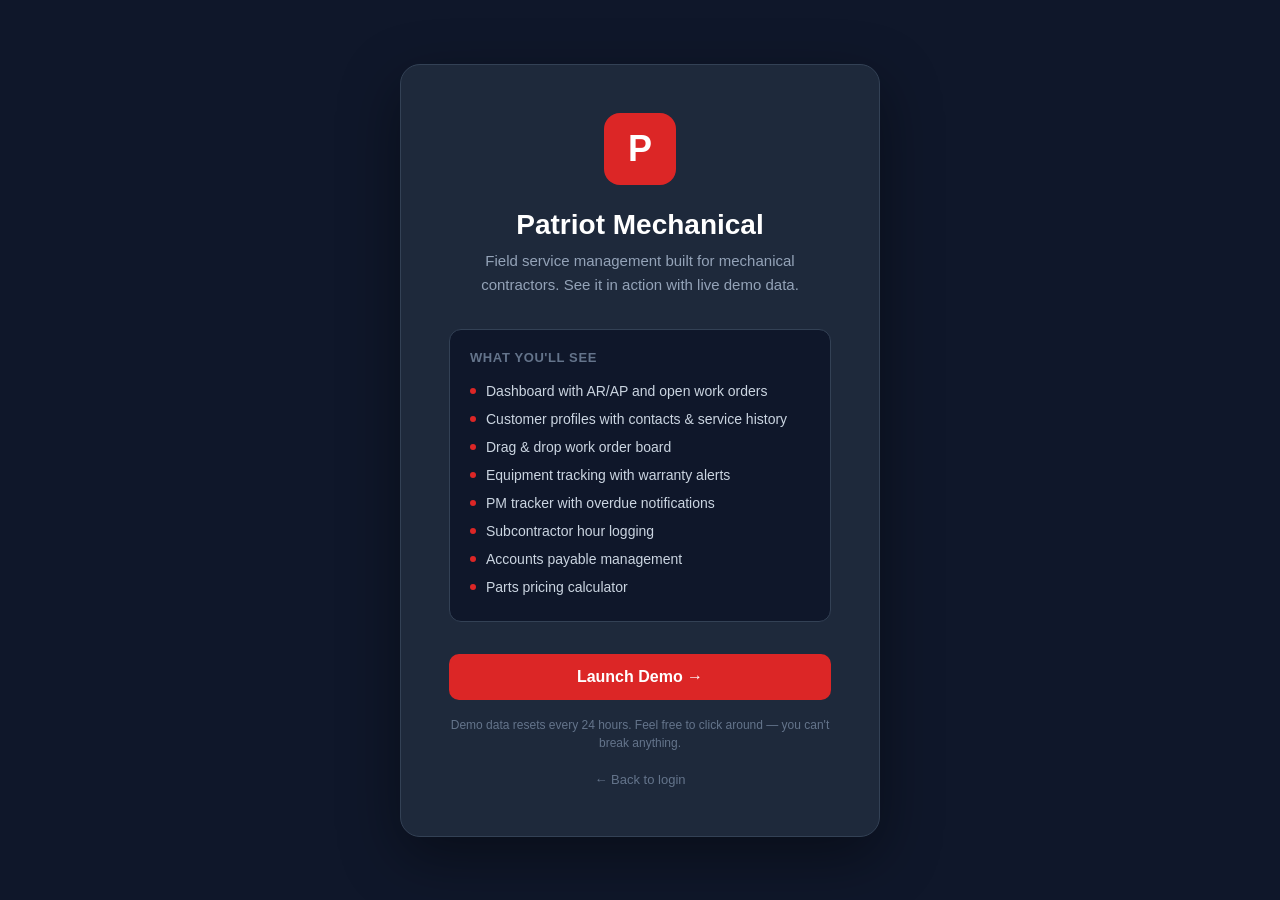
<file: wwwroot/demo.html>
<!DOCTYPE html>
<html lang="en">
<head>
    <meta charset="UTF-8">
    <meta name="viewport" content="width=device-width, initial-scale=1.0">
    <title>Patriot Mechanical — Live Demo</title>
    <style>
        * { box-sizing: border-box; margin: 0; padding: 0; }
        body {
            font-family: -apple-system, BlinkMacSystemFont, "Segoe UI", sans-serif;
            background: #0f172a;
            color: #e2e8f0;
            min-height: 100vh;
            display: flex;
            align-items: center;
            justify-content: center;
        }
        .demo-card {
            background: #1e293b;
            padding: 48px;
            border-radius: 20px;
            width: 480px;
            max-width: 92vw;
            text-align: center;
            box-shadow: 0 20px 60px rgba(0,0,0,0.4);
            border: 1px solid #334155;
        }
        .demo-logo {
            width: 72px; height: 72px;
            background: #dc2626;
            border-radius: 16px;
            display: flex; align-items: center; justify-content: center;
            font-size: 36px; font-weight: 800; color: white;
            margin: 0 auto 24px;
        }
        h1 { font-size: 28px; font-weight: 700; color: white; margin-bottom: 8px; }
        .subtitle { color: #94a3b8; font-size: 15px; margin-bottom: 32px; line-height: 1.6; }
        .features {
            text-align: left;
            margin-bottom: 32px;
            padding: 20px;
            background: #0f172a;
            border-radius: 12px;
            border: 1px solid #334155;
        }
        .features h3 { font-size: 13px; color: #64748b; text-transform: uppercase; letter-spacing: 0.6px; margin-bottom: 12px; }
        .feature-item {
            display: flex; align-items: center; gap: 10px;
            padding: 6px 0; font-size: 14px; color: #cbd5e1;
        }
        .feature-dot { width: 6px; height: 6px; background: #dc2626; border-radius: 50%; flex-shrink: 0; }
        .btn-demo {
            background: #dc2626; color: white; border: none;
            padding: 14px 32px; border-radius: 10px;
            font-size: 16px; font-weight: 700; cursor: pointer;
            width: 100%; transition: all 0.2s;
        }
        .btn-demo:hover { background: #b91c1c; transform: translateY(-1px); }
        .btn-demo:disabled { background: #475569; cursor: not-allowed; transform: none; }
        .note { font-size: 12px; color: #64748b; margin-top: 16px; line-height: 1.5; }
        .back-link { display: inline-block; margin-top: 20px; color: #64748b; font-size: 13px; text-decoration: none; }
        .back-link:hover { color: #94a3b8; }
        .error { background: #7f1d1d; border: 1px solid #dc2626; color: #fca5a5; padding: 10px 14px; border-radius: 8px; font-size: 14px; margin-bottom: 16px; display: none; }
    </style>
</head>
<body>
    <div class="demo-card">
        <div class="demo-logo">P</div>
        <h1>Patriot Mechanical</h1>
        <p class="subtitle">Field service management built for mechanical contractors. See it in action with live demo data.</p>

        <div class="features">
            <h3>What you'll see</h3>
            <div class="feature-item"><span class="feature-dot"></span> Dashboard with AR/AP and open work orders</div>
            <div class="feature-item"><span class="feature-dot"></span> Customer profiles with contacts & service history</div>
            <div class="feature-item"><span class="feature-dot"></span> Drag & drop work order board</div>
            <div class="feature-item"><span class="feature-dot"></span> Equipment tracking with warranty alerts</div>
            <div class="feature-item"><span class="feature-dot"></span> PM tracker with overdue notifications</div>
            <div class="feature-item"><span class="feature-dot"></span> Subcontractor hour logging</div>
            <div class="feature-item"><span class="feature-dot"></span> Accounts payable management</div>
            <div class="feature-item"><span class="feature-dot"></span> Parts pricing calculator</div>
        </div>

        <div id="demoError" class="error"></div>
        <button class="btn-demo" id="launchBtn" onclick="launchDemo()">Launch Demo →</button>
        <p class="note">Demo data resets every 24 hours. Feel free to click around — you can't break anything.</p>
        <a href="/" class="back-link">← Back to login</a>
    </div>

    <script>
        async function launchDemo() {
            const btn = document.getElementById("launchBtn");
            const err = document.getElementById("demoError");
            btn.disabled = true;
            btn.innerText = "Loading demo...";
            err.style.display = "none";

            try {
                const res = await fetch("/demo/login", { method: "POST" });
                const data = await res.json();

                if (!res.ok) {
                    err.innerText = data.message || "Failed to launch demo.";
                    err.style.display = "block";
                    btn.disabled = false;
                    btn.innerText = "Launch Demo →";
                    return;
                }

                localStorage.setItem("jwt", data.token);
                localStorage.setItem("isDemo", "true");
                window.location.href = "/";
            } catch (e) {
                err.innerText = "Connection error. Please try again.";
                err.style.display = "block";
                btn.disabled = false;
                btn.innerText = "Launch Demo →";
            }
        }
    </script>
</body>
</html>
</file>
<file: wwwroot/styles.css>
/* ═══════════════════════════════════════════════════════════════ */
/* RESET & BASE                                                    */
/* ═══════════════════════════════════════════════════════════════ */

* {
    box-sizing: border-box;
    margin: 0;
    padding: 0;
}

body {
    font-family: -apple-system, BlinkMacSystemFont, "Segoe UI", sans-serif;
    background: #f4f6f8;
    color: #111827;
}

.hidden { display: none !important; }

/* ═══════════════════════════════════════════════════════════════ */
/* AUTH SCREENS (Login + Setup)                                    */
/* ═══════════════════════════════════════════════════════════════ */

.auth-screen {
    min-height: 100vh;
    display: flex;
    align-items: center;
    justify-content: center;
    background: #0f172a;
}

.auth-card {
    background: #1e293b;
    padding: 40px;
    border-radius: 16px;
    width: 420px;
    max-width: 90vw;
    color: white;
    box-shadow: 0 20px 60px rgba(0, 0, 0, 0.4);
}

.setup-card {
    width: 520px;
}

.auth-logo {
    width: 56px;
    height: 56px;
    background: #dc2626;
    border-radius: 12px;
    display: flex;
    align-items: center;
    justify-content: center;
    font-size: 28px;
    font-weight: 800;
    color: white;
    margin-bottom: 24px;
}

.auth-card h1 {
    font-size: 24px;
    font-weight: 700;
    margin-bottom: 4px;
}

.auth-subtitle {
    color: #94a3b8;
    font-size: 14px;
    margin-bottom: 28px;
}

.auth-error {
    background: #7f1d1d;
    border: 1px solid #dc2626;
    color: #fca5a5;
    padding: 10px 14px;
    border-radius: 8px;
    font-size: 14px;
    margin-bottom: 16px;
}

.step-title {
    font-size: 16px;
    font-weight: 600;
    margin-bottom: 16px;
    color: #e2e8f0;
}

.step-desc {
    font-size: 13px;
    color: #94a3b8;
    margin-bottom: 20px;
    line-height: 1.5;
}

.setup-buttons {
    display: flex;
    gap: 10px;
    margin-top: 10px;
}

.skip-link {
    text-align: center;
    margin-top: 16px;
    font-size: 13px;
    color: #64748b;
    cursor: pointer;
    text-decoration: underline;
}

.skip-link:hover {
    color: #94a3b8;
}

/* ═══════════════════════════════════════════════════════════════ */
/* FORMS                                                           */
/* ═══════════════════════════════════════════════════════════════ */

.form-group {
    margin-bottom: 16px;
}

.form-group label {
    display: block;
    font-size: 13px;
    font-weight: 500;
    color: #94a3b8;
    margin-bottom: 6px;
}

.form-group input[type="text"],
.form-group input[type="email"],
.form-group input[type="password"],
.form-group input[type="number"],
.form-group input[type="date"],
.form-group select {
    width: 100%;
    padding: 10px 14px;
    background: #0f172a;
    border: 1px solid #334155;
    border-radius: 8px;
    color: white;
    font-size: 14px;
    outline: none;
    transition: border-color 0.2s;
}

.form-group input:focus,
.form-group select:focus {
    border-color: #dc2626;
}

.form-group input::placeholder {
    color: #475569;
}

/* Checkbox label override */
.form-group label:has(input[type="checkbox"]) {
    display: flex;
    align-items: center;
    gap: 8px;
    color: #e2e8f0;
    cursor: pointer;
}

/* ═══════════════════════════════════════════════════════════════ */
/* BUTTONS                                                         */
/* ═══════════════════════════════════════════════════════════════ */

.btn-primary {
    background: #dc2626;
    color: white;
    border: none;
    padding: 10px 20px;
    border-radius: 8px;
    font-size: 14px;
    font-weight: 600;
    cursor: pointer;
    transition: background 0.2s;
}

.btn-primary:hover { background: #b91c1c; }
.btn-primary:disabled { background: #64748b; cursor: not-allowed; }

.btn-secondary {
    background: #334155;
    color: #e2e8f0;
    border: 1px solid #475569;
    padding: 10px 20px;
    border-radius: 8px;
    font-size: 14px;
    font-weight: 500;
    cursor: pointer;
    transition: background 0.2s;
}

.btn-secondary:hover { background: #475569; }

.btn-full { width: 100%; }

.btn-refresh {
    background: #334155;
    color: #e2e8f0;
    border: 1px solid #475569;
    padding: 8px 16px;
    border-radius: 8px;
    font-size: 13px;
    cursor: pointer;
    transition: background 0.2s;
}

.btn-refresh:hover { background: #475569; }
.btn-refresh:disabled { background: #1e293b; color: #475569; cursor: not-allowed; }

.btn-logout {
    background: none;
    border: 1px solid #475569;
    color: #94a3b8;
    padding: 6px 12px;
    border-radius: 6px;
    font-size: 12px;
    cursor: pointer;
    width: 100%;
}

.btn-logout:hover { background: #334155; color: white; }

/* ═══════════════════════════════════════════════════════════════ */
/* LAYOUT                                                          */
/* ═══════════════════════════════════════════════════════════════ */

.layout {
    display: flex;
    height: 100vh;
}

.sidebar {
    width: 240px;
    background: #0f172a;
    color: white;
    padding: 20px;
    display: flex;
    flex-direction: column;
}

.sidebar-brand {
    display: flex;
    align-items: center;
    gap: 12px;
    margin-bottom: 32px;
}

.brand-icon {
    width: 36px;
    height: 36px;
    background: #dc2626;
    border-radius: 8px;
    display: flex;
    align-items: center;
    justify-content: center;
    font-weight: 800;
    font-size: 18px;
}

.sidebar-brand span {
    font-size: 16px;
    font-weight: 700;
}

.sidebar-nav {
    flex: 1;
}

.nav-link {
    display: flex;
    align-items: center;
    gap: 10px;
    color: #64748b;
    text-decoration: none;
    padding: 10px 12px;
    border-radius: 8px;
    margin-bottom: 4px;
    font-size: 14px;
    transition: all 0.15s;
}

.nav-link:hover {
    color: #e2e8f0;
    background: #1e293b;
}

.nav-link.active {
    color: white;
    background: #1e293b;
}

.nav-icon {
    font-size: 16px;
    width: 20px;
    text-align: center;
}

.sidebar-footer {
    border-top: 1px solid #1e293b;
    padding-top: 16px;
}

.user-info {
    font-size: 13px;
    color: #94a3b8;
    margin-bottom: 8px;
}

.content {
    flex: 1;
    padding: 30px;
    overflow-y: auto;
    background: #0f172a;
    color: #e2e8f0;
}

.page-header {
    display: flex;
    align-items: center;
    justify-content: space-between;
    margin-bottom: 24px;
}

.page-header h1 {
    font-size: 24px;
    font-weight: 700;
    color: white;
}

/* ═══════════════════════════════════════════════════════════════ */
/* DASHBOARD CARDS                                                 */
/* ═══════════════════════════════════════════════════════════════ */

.overview-cards {
    display: flex;
    gap: 20px;
    margin-bottom: 30px;
}

.card {
    flex: 1;
    background: #1e293b;
    padding: 20px;
    border-radius: 12px;
    text-align: center;
    color: white;
    border: 1px solid #334155;
}

.card h3 {
    font-size: 13px;
    color: #94a3b8;
    font-weight: 500;
    margin-bottom: 8px;
}

.card p {
    font-size: 24px;
    font-weight: 700;
}

.grid {
    display: flex;
    gap: 20px;
}

.panel {
    flex: 1;
    background: #1e293b;
    padding: 20px;
    border-radius: 12px;
    color: white;
    border: 1px solid #334155;
}

.panel h2 {
    font-size: 16px;
    font-weight: 600;
    margin-bottom: 12px;
}

/* ═══════════════════════════════════════════════════════════════ */
/* TABLES                                                          */
/* ═══════════════════════════════════════════════════════════════ */

table {
    width: 100%;
    border-collapse: collapse;
}

th {
    text-align: left;
    padding: 10px;
    font-size: 12px;
    font-weight: 600;
    color: #94a3b8;
    border-bottom: 1px solid #334155;
    text-transform: uppercase;
    letter-spacing: 0.5px;
}

td {
    padding: 10px;
    border-bottom: 1px solid #1e293b;
    font-size: 14px;
}

#customerTable {
    width: 100%;
    border-collapse: collapse;
    background: #1e293b;
    border-radius: 12px;
    overflow: hidden;
    border: 1px solid #334155;
}

#customerTable th {
    background: #0f172a;
    padding: 12px;
}

#customerTable td {
    padding: 12px;
    border-top: 1px solid #334155;
}

#customerTable tr:hover {
    background: #334155;
    cursor: pointer;
}

.customer-link { font-weight: 600; }

.danger {
    color: #f87171;
    font-weight: 600;
}

/* ═══════════════════════════════════════════════════════════════ */
/* TABS                                                            */
/* ═══════════════════════════════════════════════════════════════ */

.tabs { margin-bottom: 20px; }

.tab {
    padding: 8px 16px;
    border: 1px solid #334155;
    background: #1e293b;
    color: #94a3b8;
    margin-right: 8px;
    cursor: pointer;
    border-radius: 6px;
    font-size: 13px;
}

.tab.active {
    background: #dc2626;
    color: white;
    border-color: #dc2626;
}

/* ═══════════════════════════════════════════════════════════════ */
/* MODAL                                                           */
/* ═══════════════════════════════════════════════════════════════ */

.modal {
    position: fixed;
    inset: 0;
    background: rgba(0, 0, 0, 0.7);
    display: flex;
    justify-content: center;
    align-items: center;
    z-index: 1000;
    backdrop-filter: blur(4px);
}

.modal.hidden { display: none; }

.modal-content {
    background: #1e293b;
    color: #e2e8f0;
    width: 800px;
    max-width: 92%;
    max-height: 88vh;
    border-radius: 14px;
    border: 1px solid #334155;
    display: flex;
    flex-direction: column;
    box-shadow: 0 25px 60px rgba(0, 0, 0, 0.5);
}

.modal-header {
    display: flex;
    justify-content: space-between;
    align-items: center;
    padding: 20px 24px;
    border-bottom: 1px solid #334155;
    flex-shrink: 0;
}

.modal-header h2 {
    margin: 0;
    font-size: 18px;
    font-weight: 700;
    color: #f1f5f9;
}

.modal-close {
    width: 36px;
    height: 36px;
    border-radius: 8px;
    border: 1px solid #475569;
    background: #0f172a;
    color: #94a3b8;
    font-size: 18px;
    cursor: pointer;
    display: flex;
    align-items: center;
    justify-content: center;
    transition: all 0.15s;
    flex-shrink: 0;
}

.modal-close:hover {
    background: #dc2626;
    color: white;
    border-color: #dc2626;
}

.modal-body {
    padding: 24px;
    overflow-y: auto;
    flex: 1;
}

.modal-content h2 {
    margin-bottom: 16px;
}

.invoice-scroll {
    max-height: 400px;
    overflow-y: auto;
}

/* ═══════════════════════════════════════════════════════════════ */
/* ADMIN / SETTINGS                                                */
/* ═══════════════════════════════════════════════════════════════ */

.settings-section {
    margin-bottom: 32px;
}

.settings-section h2 {
    font-size: 18px;
    font-weight: 600;
    color: white;
    margin-bottom: 12px;
}

.settings-card {
    background: #1e293b;
    border: 1px solid #334155;
    border-radius: 12px;
    padding: 24px;
}

.settings-card .form-group label {
    color: #94a3b8;
}

.settings-card .form-group input,
.settings-card .form-group select {
    background: #0f172a;
    border-color: #334155;
    color: #e2e8f0;
}

.connection-badge {
    display: inline-block;
    padding: 6px 14px;
    border-radius: 20px;
    font-size: 13px;
    font-weight: 600;
    margin-bottom: 20px;
}

.connection-badge.connected {
    background: #14532d;
    color: #4ade80;
    border: 1px solid #166534;
}

.connection-badge.disconnected {
    background: #7f1d1d;
    color: #fca5a5;
    border: 1px solid #991b1b;
}

.sync-info {
    font-size: 13px;
    color: #64748b;
    margin-bottom: 12px;
}

/* ═══════════════════════════════════════════════════════════════ */
/* AP VIEW OVERRIDES (light cards inside dark page)                */
/* ═══════════════════════════════════════════════════════════════ */

#apView .card {
    text-align: left;
    border: 1px solid #334155;
}

#apView .card h3 {
    color: #e2e8f0;
    font-size: 16px;
    font-weight: 600;
    margin-bottom: 12px;
}

#apView select {
    padding: 8px 12px;
    background: #0f172a;
    border: 1px solid #334155;
    color: #e2e8f0;
    border-radius: 8px;
    font-size: 14px;
}

#apView input {
    padding: 8px 12px;
    background: #0f172a;
    border: 1px solid #334155;
    color: #e2e8f0;
    border-radius: 8px;
    font-size: 14px;
}

/* ═══════════════════════════════════════════════════════════════ */
/* TOAST NOTIFICATION                                              */
/* ═══════════════════════════════════════════════════════════════ */

.toast {
    position: fixed;
    bottom: 24px;
    right: 24px;
    padding: 12px 20px;
    border-radius: 8px;
    font-size: 14px;
    font-weight: 500;
    z-index: 2000;
    animation: slideIn 0.3s ease, fadeOut 0.3s ease 2.7s;
    animation-fill-mode: forwards;
}

.toast.success {
    background: #14532d;
    color: #4ade80;
    border: 1px solid #166534;
}

.toast.error {
    background: #7f1d1d;
    color: #fca5a5;
    border: 1px solid #991b1b;
}

@keyframes slideIn {
    from { transform: translateY(20px); opacity: 0; }
    to { transform: translateY(0); opacity: 1; }
}

@keyframes fadeOut {
    from { opacity: 1; }
    to { opacity: 0; }
}

/* ═══════════════════════════════════════════════════════════════ */
/* USER MANAGEMENT                                                 */
/* ═══════════════════════════════════════════════════════════════ */

.status-active {
    display: inline-block;
    padding: 3px 10px;
    border-radius: 12px;
    font-size: 12px;
    font-weight: 600;
    background: #14532d;
    color: #4ade80;
    border: 1px solid #166534;
}

.status-inactive {
    display: inline-block;
    padding: 3px 10px;
    border-radius: 12px;
    font-size: 12px;
    font-weight: 600;
    background: #44403c;
    color: #a8a29e;
    border: 1px solid #57534e;
}

.btn-table {
    background: none;
    border: 1px solid #475569;
    color: #94a3b8;
    padding: 4px 10px;
    border-radius: 4px;
    font-size: 12px;
    cursor: pointer;
    margin-right: 4px;
}

.btn-table:hover {
    background: #334155;
    color: white;
}

.btn-danger-text {
    color: #f87171;
    border-color: #7f1d1d;
}

.btn-danger-text:hover {
    background: #7f1d1d;
    color: #fca5a5;
}

.add-user-form {
    margin-bottom: 0;
}

#usersTable {
    margin-top: 0;
}

#usersTable td {
    font-size: 13px;
}

/* ═══════════════════════════════════════════════════════════════ */
/* BOARD                                                            */
/* ═══════════════════════════════════════════════════════════════ */

.board-container {
    display: flex;
    gap: 16px;
    overflow-x: auto;
    padding-bottom: 20px;
    min-height: 500px;
}

.board-column {
    min-width: 240px;
    max-width: 280px;
    flex-shrink: 0;
    background: #1e293b;
    border: 1px solid #334155;
    border-radius: 12px;
    border-top: 3px solid #475569;
    display: flex;
    flex-direction: column;
}

.board-column-header {
    display: flex;
    justify-content: space-between;
    align-items: center;
    padding: 12px 16px;
    border-bottom: 1px solid #334155;
}

.board-column-title {
    font-size: 11px;
    font-weight: 700;
    letter-spacing: 0.5px;
    color: #e2e8f0;
}

.board-column-count {
    font-size: 11px;
    font-weight: 700;
    background: #334155;
    color: #94a3b8;
    padding: 2px 8px;
    border-radius: 10px;
}

.board-cards {
    padding: 8px;
    flex: 1;
    min-height: 100px;
}

.board-card {
    background: #0f172a;
    border: 1px solid #334155;
    border-radius: 8px;
    padding: 10px 12px;
    margin-bottom: 8px;
    cursor: grab;
    transition: border-color 0.15s;
    position: relative;
}

.board-card:hover { border-color: var(--accent); }
.board-card:active { cursor: grabbing; }

.board-card-job {
    font-weight: 700;
    color: #e2e8f0;
    font-size: 14px;
}

.board-card-customer {
    font-size: 12px;
    color: #94a3b8;
    margin-top: 2px;
}

.board-card-date {
    font-size: 10px;
    color: #475569;
    margin-top: 4px;
}

.board-card-notes {
    position: absolute;
    top: 8px;
    right: 8px;
    font-size: 11px;
    color: #64748b;
}

.btn-sm {
    font-size: 11px;
    padding: 4px 12px;
    border-radius: 6px;
    border: 1px solid #475569;
    background: #1e293b;
    color: #e2e8f0;
    cursor: pointer;
}

.btn-sm:hover { background: #334155; }

/* ═══════════════════════════════════════════════════════════════ */
/* OPS STATS ROW                                                    */
/* ═══════════════════════════════════════════════════════════════ */

.ops-stats {
    display: grid;
    grid-template-columns: repeat(auto-fit, minmax(140px, 1fr));
    gap: 10px;
    margin-bottom: 20px;
}

.ops-stat-card {
    background: #1e293b;
    border: 1px solid #334155;
    border-radius: 12px;
    padding: 14px 16px;
    text-align: center;
    border-top: 3px solid var(--stat-color, #475569);
}

.ops-stat-card h4 {
    font-size: 11px;
    color: #94a3b8;
    text-transform: uppercase;
    letter-spacing: 0.5px;
    margin-bottom: 6px;
    font-weight: 600;
}

.ops-stat-card .stat-number {
    font-size: 28px;
    font-weight: 800;
    color: white;
    cursor: pointer;
    transition: color 0.15s;
    line-height: 1;
}

.ops-stat-card .stat-number:hover {
    color: var(--accent);
}

.ops-stat-card .stat-number.zero {
    color: #334155;
    cursor: default;
}

/* ═══════════════════════════════════════════════════════════════ */
/* GLOBAL SEARCH                                                    */
/* ═══════════════════════════════════════════════════════════════ */

.global-search-wrap {
    position: relative;
    margin-bottom: 20px;
}

.global-search-box {
    display: flex;
    align-items: center;
    background: #1e293b;
    border: 2px solid #475569;
    border-radius: 12px;
    padding: 0 16px;
    transition: border-color 0.15s;
}

.global-search-box:focus-within {
    border-color: var(--accent);
    box-shadow: 0 0 0 3px rgba(37, 99, 235, 0.15);
}

.global-search-box .search-icon {
    color: #64748b;
    font-size: 18px;
    margin-right: 10px;
    flex-shrink: 0;
}

.global-search-box input {
    flex: 1;
    background: transparent;
    border: none;
    outline: none;
    color: #e2e8f0;
    font-size: 14px;
    padding: 12px 0;
}

.global-search-box input::placeholder { color: #475569; }

.search-shortcut {
    font-size: 11px;
    color: #475569;
    background: #0f172a;
    padding: 3px 8px;
    border-radius: 6px;
    border: 1px solid #334155;
    flex-shrink: 0;
}

.search-results {
    position: absolute;
    top: 100%;
    left: 0;
    right: 0;
    background: #1e293b;
    border: 1px solid #334155;
    border-radius: 12px;
    margin-top: 6px;
    max-height: 400px;
    overflow-y: auto;
    z-index: 100;
    box-shadow: 0 20px 40px rgba(0, 0, 0, 0.4);
}

.search-result-item {
    display: flex;
    align-items: center;
    gap: 12px;
    padding: 10px 16px;
    cursor: pointer;
    transition: background 0.1s;
    border-bottom: 1px solid #0f172a;
}

.search-result-item:last-child { border-bottom: none; }
.search-result-item:hover, .search-result-item.selected { background: #334155; }

.search-result-icon {
    width: 32px; height: 32px;
    border-radius: 8px;
    display: flex; align-items: center; justify-content: center;
    font-size: 14px; flex-shrink: 0; background: #0f172a;
}

.search-result-text { flex: 1; min-width: 0; }

.search-result-title {
    font-size: 13px; font-weight: 600; color: #e2e8f0;
    white-space: nowrap; overflow: hidden; text-overflow: ellipsis;
}

.search-result-subtitle {
    font-size: 11px; color: #64748b;
    white-space: nowrap; overflow: hidden; text-overflow: ellipsis;
}

.search-result-type {
    font-size: 10px; text-transform: uppercase;
    letter-spacing: 0.5px; font-weight: 600; color: #475569; flex-shrink: 0;
}

.search-empty {
    padding: 24px 16px; text-align: center; color: #475569; font-size: 13px;
}
/* ═══════════════════════════════════════════════════════════════ */
/* DASHBOARD REDESIGN — KPI STRIP, AR AGING, PANELS              */
/* ═══════════════════════════════════════════════════════════════ */

/* Nav badges */
.nav-badge {
    margin-left: auto;
    background: #ef4444;
    color: white;
    font-size: 10px;
    font-weight: 700;
    padding: 1px 6px;
    border-radius: 10px;
    font-family: monospace;
    line-height: 1.6;
}
.nav-badge-amber { background: #d97706; }

/* KPI Strip */
.kpi-strip {
    display: grid;
    grid-template-columns: repeat(7, 1fr);
    gap: 10px;
    margin-bottom: 16px;
}

.kpi-card {
    background: #1e293b;
    border: 1px solid #334155;
    border-radius: 10px;
    padding: 14px 16px;
    position: relative;
    overflow: hidden;
}
.kpi-card::before {
    content: '';
    position: absolute;
    top: 0; left: 0; right: 0;
    height: 3px;
    border-radius: 10px 10px 0 0;
}
.kpi-blue::before   { background: #3b82f6; }
.kpi-green::before  { background: #22c55e; }
.kpi-slate::before  { background: #64748b; }
.kpi-red::before    { background: #ef4444; }
.kpi-amber::before  { background: #f59e0b; }
.kpi-purple::before { background: #a855f7; }
.kpi-teal::before   { background: #14b8a6; }

.kpi-label {
    font-size: 10px;
    font-weight: 600;
    letter-spacing: 0.06em;
    text-transform: uppercase;
    color: #64748b;
    margin-bottom: 6px;
}
.kpi-value {
    font-size: 22px;
    font-weight: 800;
    color: #f1f5f9;
    line-height: 1;
    margin-bottom: 4px;
    font-variant-numeric: tabular-nums;
}
.kpi-sub {
    font-size: 11px;
    color: #64748b;
}

/* Main dashboard 3-col grid */
.dash-main-grid {
    display: grid;
    grid-template-columns: 1fr 1fr 280px;
    gap: 16px;
    align-items: start;
}

/* Panel header row */
.dash-panel {
    padding: 0;
    overflow: hidden;
}
.dash-panel-header {
    display: flex;
    align-items: center;
    justify-content: space-between;
    padding: 12px 16px;
    border-bottom: 1px solid #334155;
}
.dash-panel-header h2 {
    font-size: 13px;
    font-weight: 700;
    color: #e2e8f0;
    margin: 0;
    display: flex;
    align-items: center;
    gap: 8px;
}
.panel-count {
    font-size: 10px;
    font-weight: 600;
    background: #0f172a;
    border: 1px solid #334155;
    color: #64748b;
    padding: 1px 6px;
    border-radius: 4px;
    font-family: monospace;
}
.panel-total-label {
    font-size: 12px;
    color: #64748b;
    font-family: monospace;
}
.dash-link {
    font-size: 11px;
    color: var(--accent);
    cursor: pointer;
    text-decoration: none;
}
.dash-link:hover { text-decoration: underline; }
.dash-select {
    background: #0f172a;
    border: 1px solid #334155;
    color: #94a3b8;
    font-size: 11px;
    padding: 4px 8px;
    border-radius: 6px;
    outline: none;
}

/* Status badges */
.status-pill {
    display: inline-flex;
    align-items: center;
    gap: 4px;
    font-size: 10px;
    font-weight: 600;
    padding: 2px 7px;
    border-radius: 20px;
    font-family: monospace;
}
.status-pill::before {
    content: '';
    width: 5px; height: 5px;
    border-radius: 50%;
    background: currentColor;
    flex-shrink: 0;
}
.pill-scheduled { background: #1e3a5f; color: #60a5fa; }
.pill-inprogress { background: #14532d; color: #4ade80; }
.pill-hold { background: #451a03; color: #fbbf24; }

/* Days open coloring */
.days-ok   { color: #94a3b8; font-family: monospace; font-size: 12px; }
.days-warn { color: #f59e0b; font-family: monospace; font-size: 12px; }
.days-bad  { color: #ef4444; font-family: monospace; font-size: 12px; }

/* AR Aging bars */
.ar-aging-bars {
    padding: 12px 16px;
    display: flex;
    flex-direction: column;
    gap: 9px;
    border-bottom: 1px solid #334155;
}
.aging-row {
    display: flex;
    align-items: center;
    gap: 10px;
}
.aging-label {
    font-family: monospace;
    font-size: 10px;
    color: #64748b;
    width: 42px;
    flex-shrink: 0;
}
.aging-track {
    flex: 1;
    height: 6px;
    background: #0f172a;
    border-radius: 3px;
    overflow: hidden;
}
.aging-fill {
    height: 100%;
    border-radius: 3px;
    transition: width 0.5s ease;
}
.aging-green  { background: #22c55e; }
.aging-amber  { background: #f59e0b; }
.aging-orange { background: #f97316; }
.aging-red    { background: #ef4444; }
.aging-amount {
    font-family: monospace;
    font-size: 11px;
    color: #e2e8f0;
    width: 86px;
    text-align: right;
    flex-shrink: 0;
}
.aging-red-text { color: #ef4444; }

/* Board column list (right panel) */
.board-col-list {
    display: flex;
    flex-direction: column;
    padding: 4px 0;
}
.board-col-row {
    display: flex;
    align-items: center;
    gap: 10px;
    padding: 8px 16px;
    border-bottom: 1px solid #1e293b;
    cursor: pointer;
    transition: background 0.12s;
}
.board-col-row:hover { background: #0f172a; }
.board-col-row.active { background: #1a2744; }
.board-col-row:last-child { border-bottom: none; }
.board-col-dot {
    width: 8px; height: 8px;
    border-radius: 2px;
    flex-shrink: 0;
}
.board-col-name {
    flex: 1;
    font-size: 12px;
    color: #e2e8f0;
}
.board-col-bar-wrap {
    width: 52px; height: 4px;
    background: #0f172a;
    border-radius: 2px;
    overflow: hidden;
}
.board-col-bar-fill { height: 100%; border-radius: 2px; }
.board-col-count {
    font-family: monospace;
    font-size: 11px;
    color: #64748b;
    width: 18px;
    text-align: right;
    flex-shrink: 0;
}

/* PM alert list */
.pm-alert-list { display: flex; flex-direction: column; }
.pm-alert-item {
    display: flex;
    align-items: center;
    gap: 10px;
    padding: 9px 16px;
    border-bottom: 1px solid #1e293b;
    cursor: pointer;
    transition: background 0.1s;
}
.pm-alert-item:last-child { border-bottom: none; }
.pm-alert-item:hover { background: #0f172a; }
.pm-dot {
    width: 7px; height: 7px;
    border-radius: 50%;
    flex-shrink: 0;
}
.pm-dot-red    { background: #ef4444; box-shadow: 0 0 5px #ef4444; }
.pm-dot-amber  { background: #f59e0b; box-shadow: 0 0 5px #f59e0b; }
.pm-alert-name {
    flex: 1;
    font-size: 12px;
    color: #e2e8f0;
    white-space: nowrap;
    overflow: hidden;
    text-overflow: ellipsis;
}
.pm-alert-days {
    font-family: monospace;
    font-size: 10px;
    color: #64748b;
    flex-shrink: 0;
}

.job-num-link {
    color: var(--accent, #3b82f6);
    cursor: pointer;
    font-weight: 600;
}
.job-num-link:hover { text-decoration: underline; }

/* AP overdue badge */
.overdue-badge {
    display: inline-block;
    font-size: 9px;
    font-weight: 700;
    letter-spacing: 0.05em;
    text-transform: uppercase;
    color: #ef4444;
    border: 1px solid #ef4444;
    border-radius: 3px;
    padding: 1px 5px;
    font-family: monospace;
    margin-left: 6px;
    vertical-align: middle;
}

/* AR table row age coloring */
tr.ar-row-warn td { background: rgba(245, 158, 11, 0.06); }
tr.ar-row-bad  td { background: rgba(239, 68, 68, 0.07); }
tr.ar-row-warn td.bold { color: #fbbf24; }
tr.ar-row-bad  td.bold { color: #f87171; }

.kpi-clickable {
    cursor: pointer;
    transition: border-color 0.15s, background 0.15s;
}
.kpi-clickable:hover {
    background: #253147;
    border-color: #475569;
}

/* ═══════════════════════════════════════════════════════════════ */
/* KANBAN BOARD                                                    */
/* ═══════════════════════════════════════════════════════════════ */

.kanban-board {
    display: flex;
    gap: 14px;
    overflow-x: auto;
    padding-bottom: 20px;
    min-height: 520px;
    align-items: flex-start;
}

.kanban-column {
    min-width: 240px;
    width: 260px;
    flex-shrink: 0;
    background: #1e293b;
    border: 1px solid #334155;
    border-radius: 12px;
    display: flex;
    flex-direction: column;
    overflow: hidden;
}

.kanban-col-header {
    padding: 12px 14px;
    border-bottom: 3px solid var(--col-color, #475569);
    display: flex;
    align-items: center;
    justify-content: space-between;
    background: #1e293b;
}

.kanban-col-title {
    font-size: 11px;
    font-weight: 700;
    letter-spacing: 0.6px;
    text-transform: uppercase;
    color: #e2e8f0;
}

.kanban-col-count {
    font-size: 11px;
    font-weight: 700;
    background: #334155;
    color: #94a3b8;
    padding: 2px 8px;
    border-radius: 10px;
}

.kanban-col-body {
    padding: 8px;
    flex: 1;
    min-height: 120px;
    transition: background 0.15s;
}

.kanban-col-body.drag-over {
    background: rgba(37, 99, 235, 0.08);
    border-radius: 8px;
}

.kanban-card {
    background: #0f172a;
    border: 1px solid #334155;
    border-radius: 8px;
    padding: 10px 12px;
    margin-bottom: 8px;
    cursor: grab;
    transition: border-color 0.15s, box-shadow 0.15s;
    position: relative;
    user-select: none;
}

.kanban-card:hover {
    border-color: var(--accent, #dc2626);
    box-shadow: 0 2px 8px rgba(0,0,0,0.3);
}

.kanban-card.dragging {
    opacity: 0.5;
    cursor: grabbing;
}

.card-job {
    font-weight: 700;
    color: #e2e8f0;
    font-size: 14px;
}

.card-customer {
    font-size: 12px;
    color: #94a3b8;
    margin-top: 2px;
}

.card-date {
    font-size: 10px;
    color: #475569;
    margin-top: 4px;
}

.card-note-indicator {
    position: absolute;
    top: 8px;
    right: 8px;
    font-size: 11px;
    color: #64748b;
}

/* ═══════════════════════════════════════════════════════════════ */
/* PRICING CALCULATOR                                              */
/* ═══════════════════════════════════════════════════════════════ */

.page-sub {
    font-size: 13px;
    color: #64748b;
    margin-top: 4px;
}

.pricing-cost-bar {
    background: #1e293b;
    border: 1px solid #334155;
    border-radius: 12px;
    padding: 20px 24px;
    display: flex;
    align-items: flex-end;
    gap: 32px;
    margin-bottom: 20px;
}

.pricing-cost-field {
    display: flex;
    flex-direction: column;
    gap: 6px;
    flex: 1;
    max-width: 600px;
}

.pricing-cost-label {
    font-size: 11px;
    font-weight: 600;
    letter-spacing: 0.5px;
    text-transform: uppercase;
    color: #64748b;
}

.pricing-cost-input {
    background: #0f172a;
    border: 1px solid #334155;
    border-radius: 8px;
    color: #e2e8f0;
    font-size: 16px;
    padding: 10px 14px;
    width: 100%;
    outline: none;
    transition: border-color 0.15s;
}

.pricing-cost-input:focus {
    border-color: var(--accent, #dc2626);
}

.pricing-cc-label {
    display: flex;
    align-items: center;
    gap: 8px;
    font-size: 13px;
    color: #94a3b8;
    cursor: pointer;
    white-space: nowrap;
    padding-bottom: 11px;
}

.pricing-grid {
    display: grid;
    grid-template-columns: 1fr 1fr;
    gap: 20px;
}

@media (max-width: 900px) {
    .pricing-grid { grid-template-columns: 1fr; }
}

.pricing-panel {
    background: #1e293b;
    border: 1px solid #334155;
    border-radius: 12px;
    overflow: hidden;
}

.pricing-panel-header {
    padding: 16px 20px;
    border-bottom: 1px solid #334155;
}

.pricing-panel-title {
    font-size: 16px;
    font-weight: 700;
    color: #e2e8f0;
}

.pricing-panel-sub {
    font-size: 12px;
    color: #64748b;
    margin-top: 2px;
}

.pricing-custom-inputs {
    display: flex;
    align-items: flex-end;
    gap: 12px;
    padding: 16px 20px 0;
}

.pricing-input-group {
    display: flex;
    flex-direction: column;
    gap: 5px;
}

.pricing-input-group label {
    font-size: 11px;
    font-weight: 600;
    text-transform: uppercase;
    letter-spacing: 0.5px;
    color: #64748b;
}

.pricing-input-group input {
    background: #0f172a;
    border: 1px solid #334155;
    border-radius: 8px;
    color: #e2e8f0;
    font-size: 14px;
    padding: 8px 12px;
    width: 130px;
    outline: none;
    transition: border-color 0.15s;
}

.pricing-input-group input:focus {
    border-color: var(--accent, #dc2626);
}

.pricing-or {
    font-size: 13px;
    color: #475569;
    padding-bottom: 10px;
}

.pricing-presets {
    display: flex;
    align-items: center;
    gap: 8px;
    flex-wrap: wrap;
    padding: 12px 20px;
    border-bottom: 1px solid #334155;
}

.pricing-presets-label {
    font-size: 11px;
    color: #475569;
    font-weight: 600;
    text-transform: uppercase;
    letter-spacing: 0.4px;
    margin-right: 4px;
}

.preset-btn {
    background: #334155;
    border: 1px solid #475569;
    border-radius: 6px;
    color: #94a3b8;
    font-size: 12px;
    font-weight: 600;
    padding: 4px 10px;
    cursor: pointer;
    transition: background 0.15s, color 0.15s, border-color 0.15s;
}

.preset-btn:hover {
    background: #475569;
    color: #e2e8f0;
}

.preset-btn.active {
    background: var(--accent, #dc2626);
    border-color: var(--accent, #dc2626);
    color: #fff;
}

.pricing-rows {
    padding: 0 20px 16px;
}

.pricing-row {
    display: flex;
    justify-content: space-between;
    align-items: center;
    padding: 10px 0;
    border-bottom: 1px solid #1e293b;
    font-size: 14px;
    color: #94a3b8;
}

.pricing-row span:last-child {
    font-weight: 600;
    color: #e2e8f0;
}

.pricing-sell-row {
    background: var(--accent, #dc2626);
    margin: 8px -20px;
    padding: 12px 20px;
    border-bottom: none;
    border-radius: 0;
}

.pricing-sell-row span {
    color: #fff !important;
    font-weight: 700 !important;
    font-size: 15px;
}

.pricing-profit {
    color: #4ade80 !important;
}

.pricing-tiers-ref {
    padding: 16px 20px;
    border-top: 1px solid #334155;
}

.pricing-tiers-title {
    font-size: 11px;
    font-weight: 700;
    text-transform: uppercase;
    letter-spacing: 0.5px;
    color: #475569;
    margin-bottom: 10px;
    text-align: center;
}

.pricing-tiers-table {
    width: 100%;
    border-collapse: collapse;
    font-size: 13px;
}

.pricing-tiers-table th {
    color: #475569;
    font-weight: 600;
    text-align: center;
    padding: 4px 8px;
    font-size: 11px;
    text-transform: uppercase;
    letter-spacing: 0.4px;
}

.pricing-tiers-table td {
    color: #94a3b8;
    text-align: center;
    padding: 5px 8px;
}

.pricing-tiers-table tr:nth-child(even) td {
    background: rgba(255,255,255,0.02);
}

/* ═══════════════════════════════════════════════════════════════ */
/* DASHBOARD WO GROUPED TABLE                                      */
/* ═══════════════════════════════════════════════════════════════ */

.wo-customer-row {
    cursor: pointer;
    background: #1a2744;
    transition: background 0.15s;
}

.wo-customer-row:hover {
    background: #243258;
}

.wo-customer-name {
    display: flex;
    align-items: center;
    gap: 8px;
}

.wo-expand-icon {
    font-size: 9px;
    color: #475569;
    width: 12px;
    display: inline-block;
    transition: color 0.15s;
}

.wo-customer-row:hover .wo-expand-icon {
    color: #94a3b8;
}

.wo-count-badge {
    background: #334155;
    color: #94a3b8;
    font-size: 11px;
    font-weight: 700;
    padding: 2px 8px;
    border-radius: 10px;
}

.wo-child-row {
    background: #0f172a;
}

.wo-child-row td {
    padding-left: 32px !important;
    font-size: 12px;
    border-bottom: 1px solid #1e293b;
}

.wo-child-job {
    color: var(--accent, #dc2626) !important;
    cursor: pointer;
}

.wo-child-job:hover {
    text-decoration: underline;
}

/* ═══════════════════════════════════════════════════════════════ */
/* CUSTOMER PROFILE MODAL                                          */
/* ═══════════════════════════════════════════════════════════════ */

.profile-modal-content {
    width: 1100px !important;
    max-width: 96vw !important;
    max-height: 90vh !important;
    display: flex !important;
    flex-direction: column !important;
}

.profile-modal-header {
    padding: 20px 28px !important;
}

.profile-subtitle {
    font-size: 13px;
    color: #64748b;
    margin-top: 2px;
}

/* Two-column layout */
.profile-layout {
    display: flex;
    flex: 1;
    overflow: hidden;
    min-height: 0;
}

/* ── SIDEBAR ───────────────────────────────────────────────── */
.profile-sidebar {
    width: 260px;
    flex-shrink: 0;
    background: #0f172a;
    border-right: 1px solid #1e293b;
    overflow-y: auto;
    padding: 20px 16px;
    display: flex;
    flex-direction: column;
    gap: 16px;
}

.profile-stat-grid {
    display: grid;
    grid-template-columns: 1fr 1fr;
    gap: 8px;
}

.profile-stat-card {
    background: #1e293b;
    border: 1px solid #334155;
    border-radius: 8px;
    padding: 10px 12px;
}

.profile-stat-label {
    font-size: 10px;
    font-weight: 600;
    text-transform: uppercase;
    letter-spacing: 0.5px;
    color: #64748b;
    margin-bottom: 4px;
}

.profile-stat-value {
    font-size: 18px;
    font-weight: 700;
    color: #f1f5f9;
    line-height: 1.2;
}

.profile-stat-sm {
    font-size: 13px !important;
}

.profile-danger { color: #f87171 !important; }
.profile-good   { color: #4ade80 !important; }

.profile-section {
    display: flex;
    flex-direction: column;
    gap: 6px;
}

.profile-section-title {
    font-size: 11px;
    font-weight: 700;
    text-transform: uppercase;
    letter-spacing: 0.6px;
    color: #475569;
    padding-bottom: 6px;
    border-bottom: 1px solid #1e293b;
}

/* PM alerts */
.profile-alert {
    border-radius: 8px;
    padding: 12px;
    display: flex;
    align-items: center;
    justify-content: space-between;
    gap: 8px;
    flex-wrap: wrap;
}

.profile-alert-danger {
    background: rgba(127,29,29,0.2);
    border: 1px solid #7f1d1d;
}

.profile-alert-warn {
    background: rgba(120,53,15,0.2);
    border: 1px solid #78350f;
}

.profile-alert-title {
    display: block;
    font-size: 12px;
    font-weight: 700;
    color: #fca5a5;
}

.profile-alert-warn .profile-alert-title {
    color: #fbbf24;
}

.profile-alert-sub {
    display: block;
    font-size: 11px;
    color: #94a3b8;
    margin-top: 2px;
}

.btn-sm-action {
    font-size: 12px !important;
    padding: 6px 12px !important;
    white-space: nowrap;
}

/* Contacts */
.profile-contact-row {
    display: flex;
    align-items: center;
    gap: 6px;
    padding: 4px 0;
    border-bottom: 1px solid #1e293b;
    flex-wrap: wrap;
}

.profile-contact-row:last-child {
    border-bottom: none;
}

.profile-contact-badge {
    font-size: 10px;
    font-weight: 700;
    text-transform: uppercase;
    background: #334155;
    color: #94a3b8;
    padding: 2px 6px;
    border-radius: 4px;
    flex-shrink: 0;
}

.profile-contact-value {
    font-size: 12px;
    color: #e2e8f0;
    word-break: break-all;
}

.profile-contact-memo {
    font-size: 11px;
    color: #64748b;
    font-style: italic;
}

.profile-empty {
    font-size: 12px;
    color: #475569;
    padding: 4px 0;
}

/* ── MAIN PANEL ────────────────────────────────────────────── */
.profile-main {
    flex: 1;
    overflow-y: auto;
    display: flex;
    flex-direction: column;
    min-width: 0;
}

/* Tabs */
.profile-tabs {
    display: flex;
    gap: 0;
    border-bottom: 1px solid #1e293b;
    background: #0f172a;
    flex-shrink: 0;
}

.profile-tab {
    padding: 12px 20px;
    font-size: 13px;
    font-weight: 600;
    color: #64748b;
    background: none;
    border: none;
    border-bottom: 2px solid transparent;
    cursor: pointer;
    transition: all 0.15s;
    white-space: nowrap;
}

.profile-tab:hover {
    color: #94a3b8;
    background: #1e293b;
}

.profile-tab.active {
    color: var(--accent, #dc2626);
    border-bottom-color: var(--accent, #dc2626);
    background: #1e293b;
}

.profile-tab-panel {
    padding: 20px;
    flex: 1;
}

/* Locations grid */
.profile-locations-grid {
    display: grid;
    grid-template-columns: repeat(auto-fill, minmax(260px, 1fr));
    gap: 12px;
}

.profile-location-card {
    background: #0f172a;
    border: 1px solid #1e293b;
    border-radius: 8px;
    padding: 14px;
}

.profile-loc-name {
    font-size: 13px;
    font-weight: 700;
    color: #e2e8f0;
    margin-bottom: 4px;
}

.profile-loc-addr {
    font-size: 12px;
    color: #94a3b8;
    line-height: 1.5;
    margin-bottom: 8px;
}

.profile-loc-contacts {
    border-top: 1px solid #1e293b;
    padding-top: 8px;
    margin-top: 4px;
}

/* Equipment cards */
.profile-equipment-grid {
    display: grid;
    grid-template-columns: repeat(auto-fill, minmax(220px, 1fr));
    gap: 12px;
}

.profile-equip-card {
    background: #0f172a;
    border: 1px solid #1e293b;
    border-radius: 8px;
    padding: 14px;
}

.profile-equip-type {
    font-size: 13px;
    font-weight: 700;
    color: #f1f5f9;
    margin-bottom: 4px;
}

.profile-equip-brand {
    font-size: 12px;
    color: #94a3b8;
    margin-bottom: 4px;
}

.profile-equip-serial {
    font-size: 11px;
    color: #64748b;
    margin-bottom: 6px;
    font-family: monospace;
}

.profile-equip-meta {
    display: flex;
    flex-direction: column;
    gap: 2px;
    font-size: 11px;
    color: #64748b;
    border-top: 1px solid #1e293b;
    padding-top: 8px;
    margin-top: 4px;
}

/* ── SCHEDULE STRIP ───────────────────────────────────────── */
.schedule-strip {
    display: grid;
    grid-template-columns: repeat(3, 1fr);
    gap: 10px;
    margin-bottom: 16px;
}
.sched-day {
    background: #1e293b;
    border: 1px solid #334155;
    border-top: 3px solid #14b8a6;
    border-radius: 10px;
    padding: 14px 20px;
    display: flex;
    flex-direction: column;
    gap: 4px;
}
.sched-label {
    font-size: 10px;
    font-weight: 600;
    letter-spacing: 0.06em;
    text-transform: uppercase;
    color: #64748b;
}
.sched-count {
    font-size: 28px;
    font-weight: 800;
    color: #f1f5f9;
    line-height: 1;
    font-variant-numeric: tabular-nums;
}
.sched-count span {
    font-size: 13px;
    font-weight: 500;
    color: #94a3b8;
    margin-left: 6px;
}
.sched-sub {
    font-size: 11px;
    color: #64748b;
}

/* ── SCHEDULE PANEL (tabbed, full-width) ─────────────────── */
.sched-tabs {
    display: flex;
    gap: 6px;
}
.sched-tab {
    background: transparent;
    border: 1px solid #334155;
    border-radius: 6px;
    color: #64748b;
    font-size: 12px;
    font-weight: 600;
    padding: 5px 14px;
    cursor: pointer;
    transition: all 0.15s;
    display: flex;
    align-items: center;
    gap: 6px;
}
.sched-tab:hover { border-color: #14b8a6; color: #94a3b8; }
.sched-tab.active { background: #14b8a620; border-color: #14b8a6; color: #14b8a6; }
.sched-tab-count {
    background: #334155;
    border-radius: 10px;
    font-size: 11px;
    padding: 1px 7px;
    color: #94a3b8;
}
.sched-tab.active .sched-tab-count { background: #14b8a630; color: #14b8a6; }

/* ── DRAGGABLE PANELS ────────────────────────────────────── */
.draggable-panel {
    position: relative;
    cursor: default;
}
.drag-handle {
    position: absolute;
    top: 14px;
    right: 14px;
    font-size: 16px;
    color: #334155;
    cursor: grab;
    user-select: none;
    line-height: 1;
    transition: color 0.15s;
    z-index: 1;
}
.drag-handle:hover { color: #64748b; }
.draggable-panel.drag-over {
    outline: 2px dashed #14b8a6;
    outline-offset: -2px;
}
.draggable-panel.dragging { opacity: 0.4; }

/* Make main grid auto-fill for flexible drag layout */
#dashPanelGrid {
    grid-template-columns: repeat(auto-fill, minmax(320px, 1fr));
}

/* ── Ops KPI row (Open WOs / Need to Schedule / Overdue PMs) ── */
.ops-kpi-row {
    display: grid;
    grid-template-columns: repeat(3, 1fr);
    gap: 12px;
}
.ops-kpi-row .kpi-card {
    margin: 0;
}

/* ── Collapsible panel chevron ── */
.panel-chevron {
    font-size: 14px;
    color: var(--text-muted);
    transition: transform 0.15s;
    user-select: none;
}

/* ── 4-card full-width KPI strip ── */
.kpi-strip-4 {
    grid-template-columns: repeat(4, 1fr);
}

/* ── 5-card full-width KPI strip ── */
.kpi-strip-5 {
    grid-template-columns: repeat(5, 1fr);
}

/* ── ESTIMATES PAGE ── */
.est-tabs {
    display: flex;
    gap: 6px;
    margin-bottom: 16px;
}
.est-tab {
    padding: 7px 16px;
    border-radius: 20px;
    border: 1px solid #334155;
    background: #1e293b;
    color: #94a3b8;
    font-size: 12px;
    font-weight: 600;
    cursor: pointer;
    display: flex;
    align-items: center;
    gap: 6px;
    transition: all 0.15s;
}
.est-tab:hover { border-color: #6366f1; color: #e2e8f0; }
.est-tab.active { background: #6366f1; border-color: #6366f1; color: #fff; }

.est-kpi-row {
    display: grid;
    grid-template-columns: repeat(3, 1fr);
    gap: 10px;
    margin-bottom: 16px;
}
.est-kpi-card {
    background: #1e293b;
    border: 1px solid #334155;
    border-radius: 10px;
    padding: 14px 16px;
    position: relative;
    overflow: hidden;
}
.est-kpi-card::before {
    content: '';
    position: absolute;
    top: 0; left: 0; right: 0;
    height: 3px;
    border-radius: 10px 10px 0 0;
    background: #6366f1;
}

/* Outcome badges */
.outcome-badge {
    display: inline-block;
    padding: 2px 10px;
    border-radius: 12px;
    font-size: 11px;
    font-weight: 600;
}
.outcome-pending { background: #1e3a5f; color: #93c5fd; }
.outcome-won     { background: #14532d; color: #86efac; }
.outcome-lost    { background: #450a0a; color: #fca5a5; }

/* Follow-up date colors */
.followup-overdue { color: #f87171; font-weight: 600; }
.followup-today   { color: #fbbf24; font-weight: 600; }
.followup-future  { color: #94a3b8; }

/* Drawer note entries */
.drawer-note {
    background: #0f172a;
    border: 1px solid #1e293b;
    border-radius: 6px;
    padding: 8px 10px;
    margin-bottom: 8px;
    display: flex;
    justify-content: space-between;
    align-items: flex-start;
    gap: 8px;
}
.drawer-note-text { font-size: 13px; color: #e2e8f0; flex: 1; }
.drawer-note-meta { font-size: 11px; color: #64748b; white-space: nowrap; }

.kpi-indigo::before { background: #6366f1; }

/* Forecast progress bar inside KPI card */
.kpi-forecast-bar-wrap {
    height: 4px;
    background: #1e3a5f;
    border-radius: 2px;
    margin: 6px 0 4px;
    overflow: hidden;
}
.kpi-forecast-bar {
    height: 100%;
    background: linear-gradient(90deg, #6366f1, #818cf8);
    border-radius: 2px;
    width: 0%;
    transition: width 0.6s ease;
}

/* ── Sortable Table Headers ─────────────────────────────────── */
.data-table th:not(.no-sort) {
    cursor: pointer;
    user-select: none;
    white-space: nowrap;
}
.data-table th:not(.no-sort):hover {
    color: #e2e8f0;
}
.sort-arrow {
    display: inline-block;
    margin-left: 5px;
    font-size: 10px;
    opacity: 0.35;
    transition: opacity 0.15s;
}
.sort-arrow::after {
    content: '⇅';
}
th.sort-asc .sort-arrow,
th.sort-desc .sort-arrow {
    opacity: 1;
}
th.sort-asc .sort-arrow::after {
    content: '↑';
}
th.sort-desc .sort-arrow::after {
    content: '↓';
}

/* ── AR Alerts ──────────────────────────────────────────────── */
.nav-badge-red {
    background: #ef4444;
}

.ar-alert-row {
    display: flex;
    align-items: center;
    gap: 16px;
    padding: 10px 0;
    border-bottom: 1px solid #1e293b;
}
.ar-alert-row:last-of-type { border-bottom: none; }

.ar-alert-toggle {
    display: flex;
    align-items: center;
    gap: 8px;
    cursor: pointer;
    color: #cbd5e1;
    font-size: 13px;
    min-width: 260px;
}
.ar-alert-toggle input[type="checkbox"] { cursor: pointer; }

.ar-alert-field {
    display: flex;
    align-items: center;
    gap: 6px;
    color: #94a3b8;
    font-size: 13px;
}
.ar-alert-field input[type="number"] {
    background: #0f172a;
    border: 1px solid #334155;
    border-radius: 6px;
    color: #e2e8f0;
    padding: 4px 8px;
    font-size: 13px;
}
.ar-alert-hint { color: #475569; font-size: 11px; }

/* Alert items on the Alerts page */
.ar-alert-item {
    display: flex;
    align-items: flex-start;
    justify-content: space-between;
    padding: 14px 20px;
    border-bottom: 1px solid #1e293b;
    gap: 16px;
}
.ar-alert-item:last-child { border-bottom: none; }
.ar-alert-item.ar-alert-dismissed { opacity: 0.55; }

.ar-alert-item-main { flex: 1; min-width: 0; }

.ar-alert-customer {
    font-size: 14px;
    font-weight: 600;
    color: #e2e8f0;
    cursor: pointer;
    margin-bottom: 6px;
}
.ar-alert-customer:hover { color: #818cf8; }

.ar-alert-meta {
    display: flex;
    flex-wrap: wrap;
    gap: 6px;
    margin-bottom: 6px;
}

.ar-aging-chip {
    font-size: 11px;
    font-weight: 600;
    padding: 2px 8px;
    border-radius: 10px;
}
.chip-red    { background: rgba(239,68,68,0.2);  color: #fca5a5; }
.chip-orange { background: rgba(234,88,12,0.2);  color: #fdba74; }
.chip-amber  { background: rgba(217,119,6,0.2);  color: #fcd34d; }

.ar-alert-total { font-size: 12px; color: #64748b; align-self: center; }

.ar-alert-reasons {
    display: flex;
    flex-direction: column;
    gap: 2px;
    font-size: 12px;
    color: #64748b;
}

.ar-alert-actions { flex-shrink: 0; padding-top: 2px; }

/* Customer profile AR alert banner */
.profile-ar-alert-banner {
    background: rgba(239,68,68,0.12);
    border-left: 3px solid #ef4444;
    color: #fca5a5;
    font-size: 13px;
    padding: 10px 20px;
    display: flex;
    align-items: center;
    gap: 8px;
}
.profile-ar-alert-banner.hidden { display: none; }

/* ── Risk Flags ─────────────────────────────────────────────── */
.kanban-card-risk {
    border-left: 3px solid #ef4444;
}

.card-risk-chips {
    display: flex;
    flex-wrap: wrap;
    gap: 4px;
    margin-top: 6px;
}

.card-risk-chip {
    font-size: 10px;
    font-weight: 700;
    padding: 2px 6px;
    border-radius: 4px;
    letter-spacing: 0.02em;
}
.card-risk-chip.chip-red    { background: rgba(239,68,68,0.2);  color: #fca5a5; }
.card-risk-chip.chip-amber  { background: rgba(217,119,6,0.2);  color: #fcd34d; }

/* Risk section in card modal */
.card-risk-section {
    background: rgba(239,68,68,0.07);
    border: 1px solid rgba(239,68,68,0.25);
    border-radius: 8px;
    padding: 12px 14px;
    margin-bottom: 12px;
}

.card-risk-header {
    font-size: 12px;
    font-weight: 700;
    color: #fca5a5;
    margin-bottom: 10px;
    text-transform: uppercase;
    letter-spacing: 0.05em;
}

.card-risk-flag {
    display: flex;
    align-items: flex-start;
    gap: 10px;
    padding: 6px 0;
    border-top: 1px solid rgba(255,255,255,0.05);
    font-size: 13px;
    color: #cbd5e1;
}
.card-risk-flag:first-of-type { border-top: none; padding-top: 0; }

.flag-dot {
    width: 8px;
    height: 8px;
    border-radius: 50%;
    flex-shrink: 0;
    margin-top: 4px;
}
.flag-red .flag-dot   { background: #ef4444; }
.flag-amber .flag-dot { background: #f59e0b; }

.flag-detail {
    font-size: 12px;
    color: #64748b;
}
</file>
